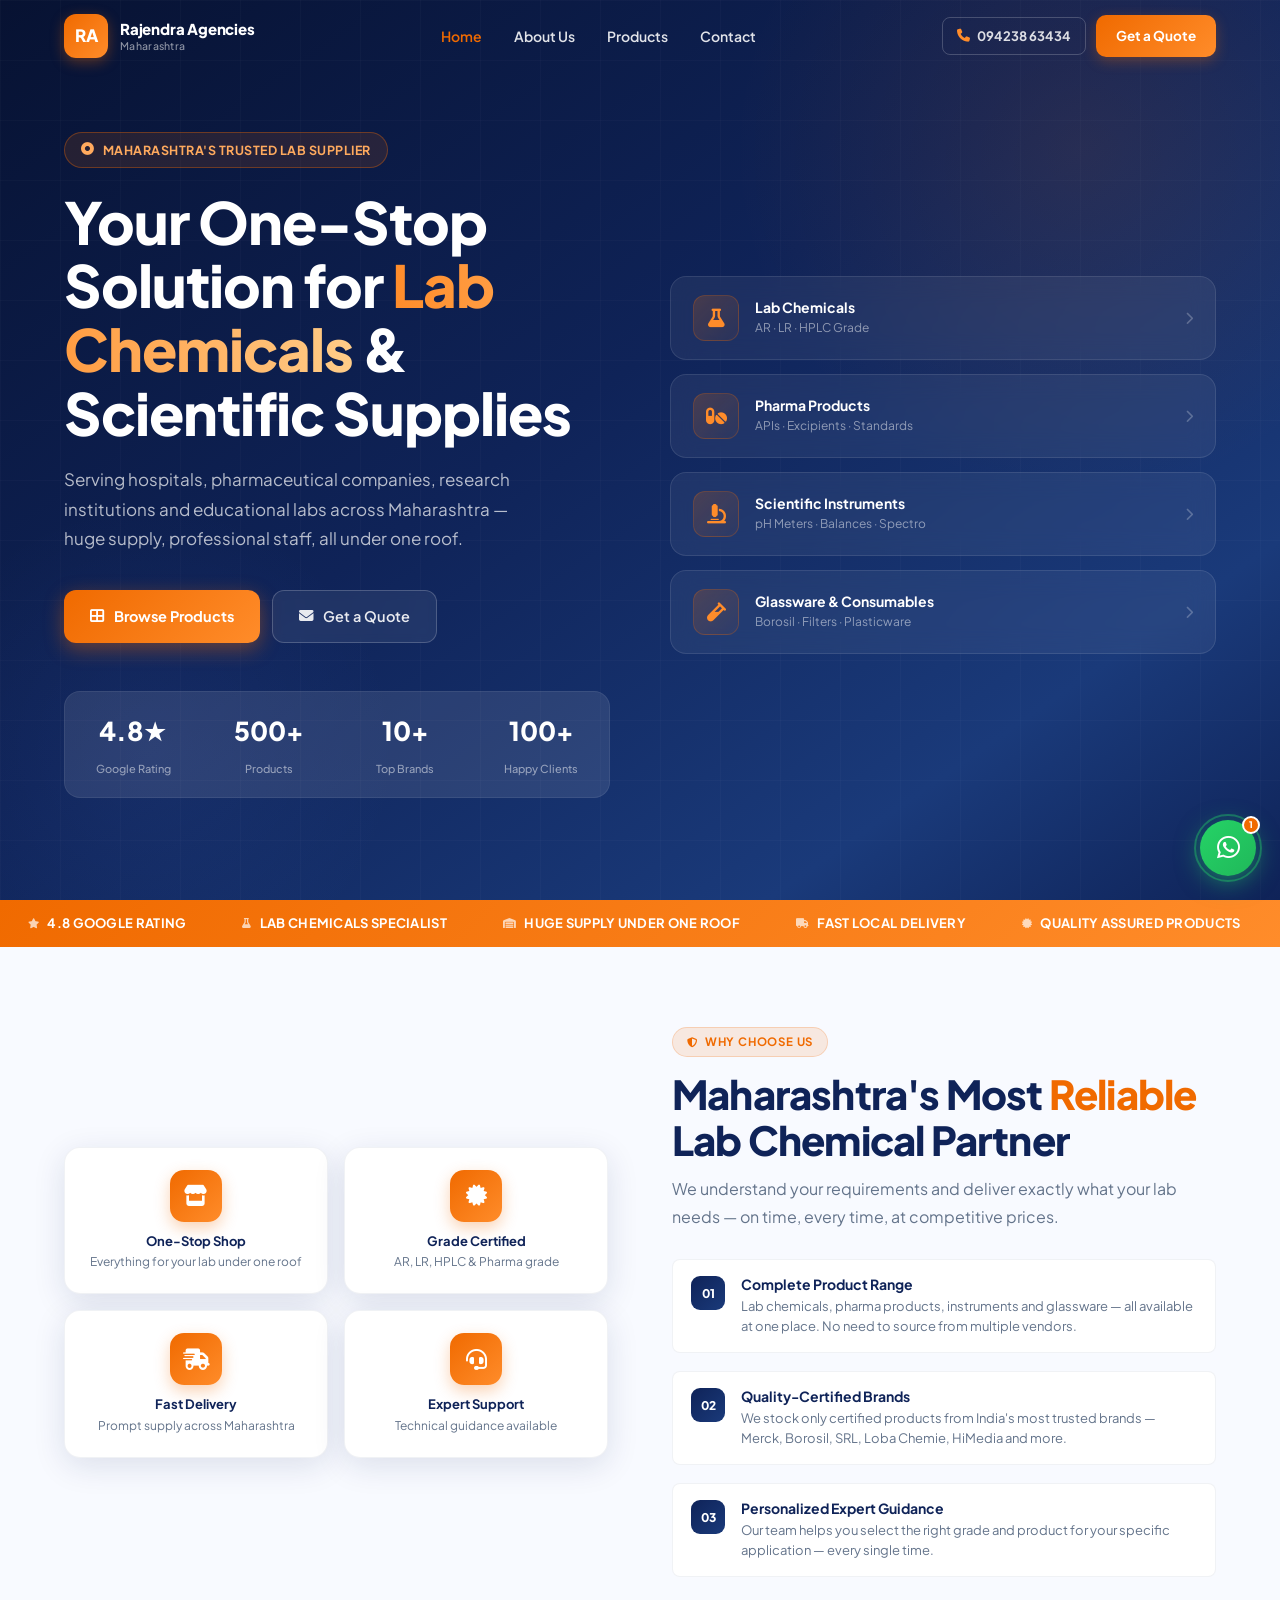
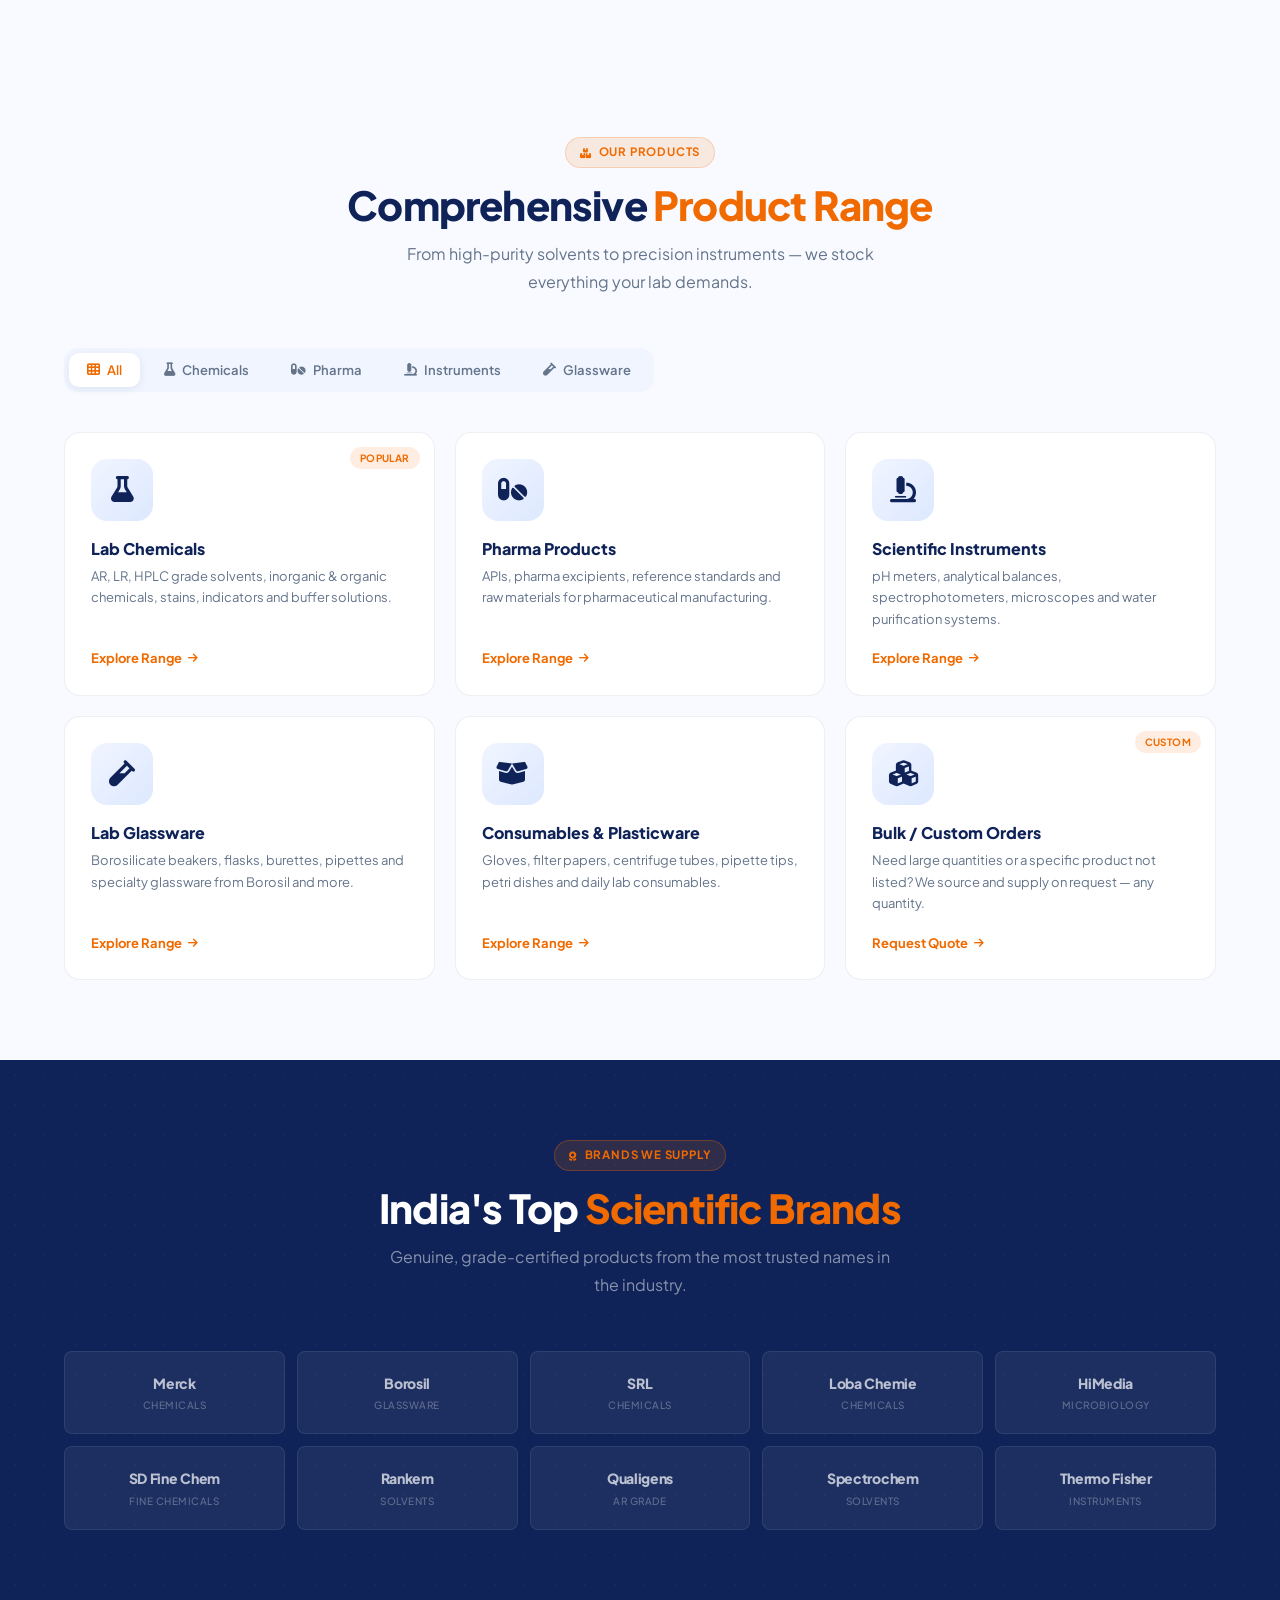
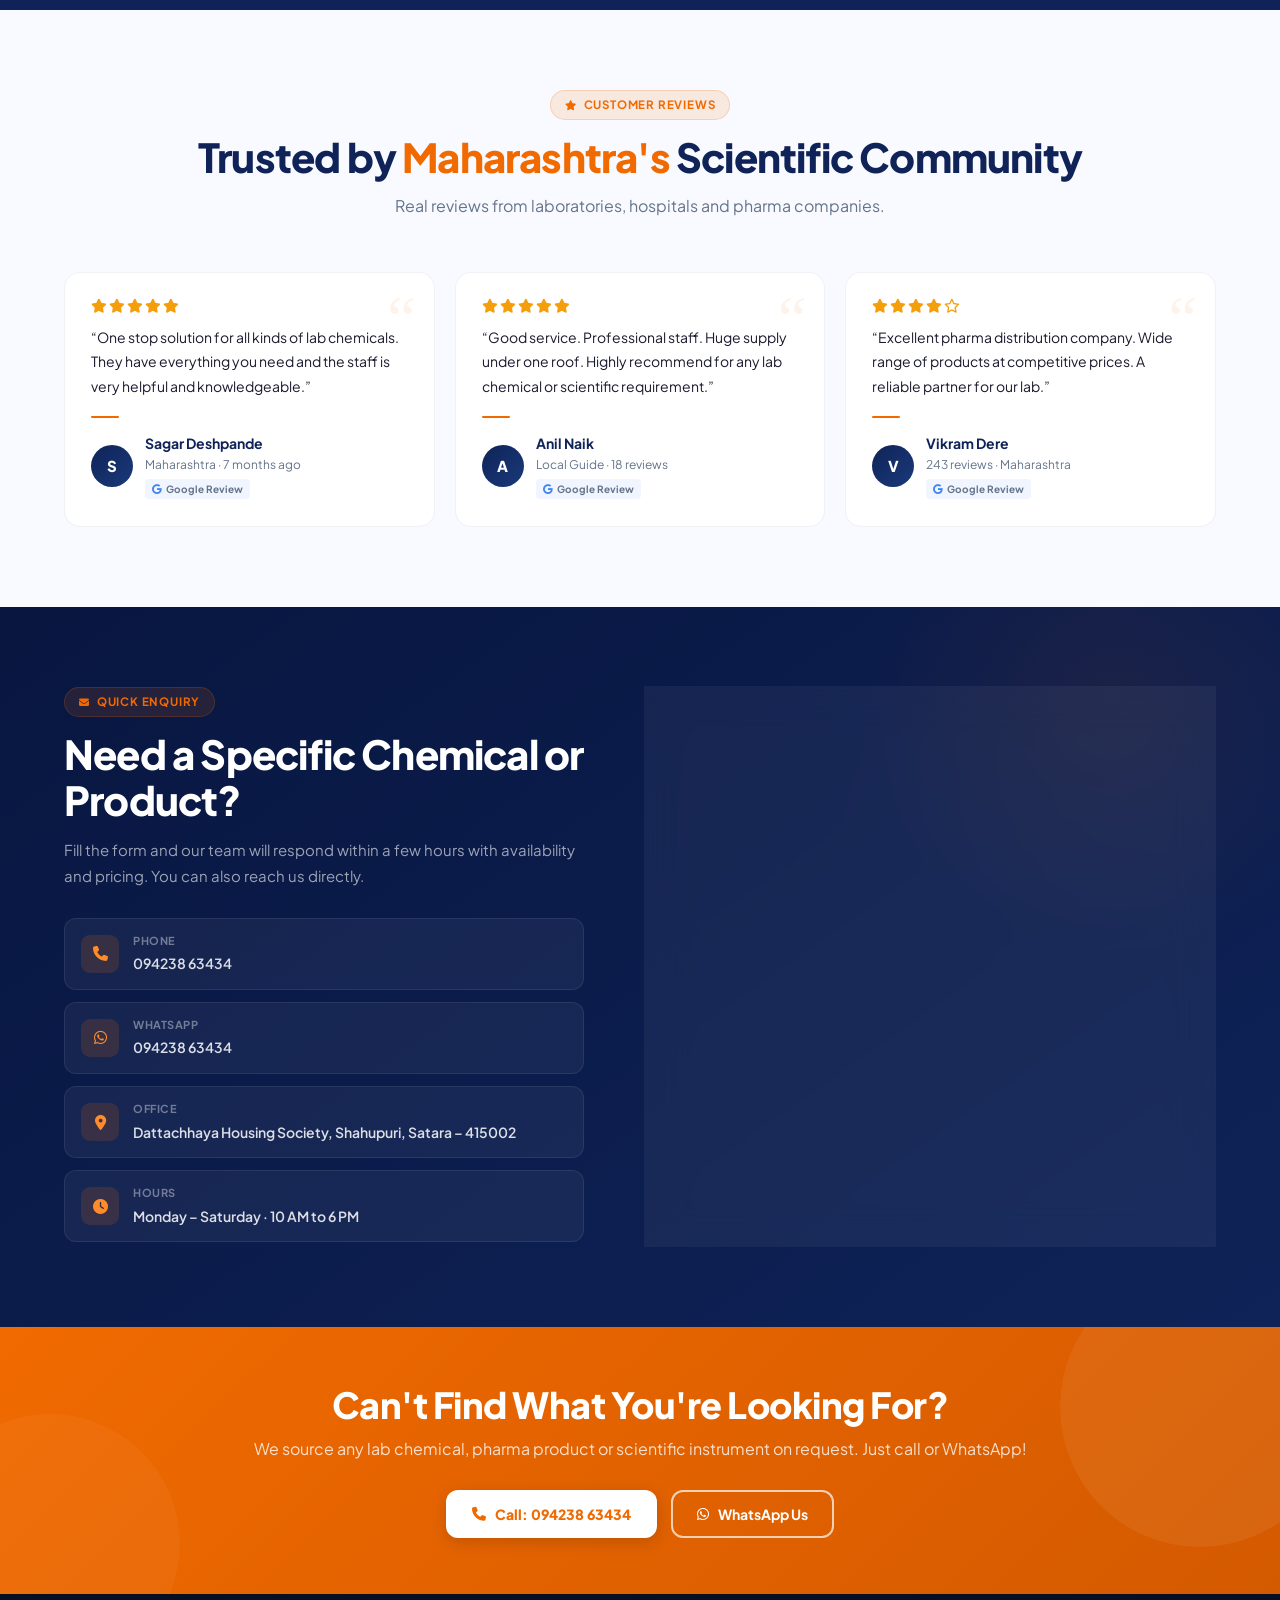
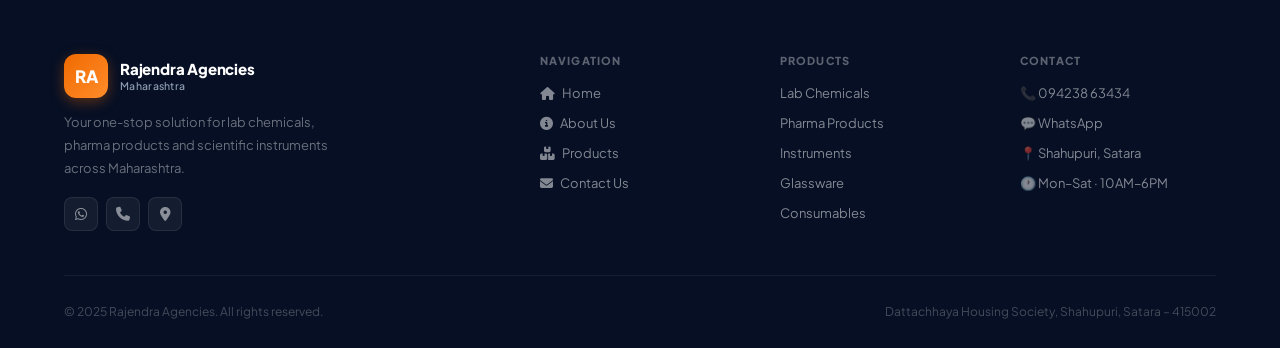
<file: index.html>
<!DOCTYPE html>
<html lang="en">
<head>
  <meta charset="UTF-8">
  <meta name="viewport" content="width=device-width, initial-scale=1.0">
  <title>Rajendra Agencies | Lab Chemicals & Scientific Supplies Maharashtra</title>
  <meta name="description" content="Rajendra Agencies — One-stop supplier for lab chemicals, pharma products & scientific instruments across Maharashtra. Call 094238 63434.">
  <meta name="keywords" content="lab chemicals Maharashtra, chemical distributor, scientific instruments, pharma distributor, Rajendra Agencies">
  <meta property="og:title" content="Rajendra Agencies | Lab Chemicals & Scientific Supplies">
  <meta property="og:description" content="One-stop supplier for lab chemicals, pharma products & scientific instruments across Maharashtra.">
  <meta property="og:type" content="website">
  <link rel="stylesheet" href="css/style.css">
  <link rel="stylesheet" href="https://cdnjs.cloudflare.com/ajax/libs/font-awesome/6.5.0/css/all.min.css">
  <link rel="preconnect" href="https://fonts.googleapis.com">
  <script type="application/ld+json">{"@context":"https://schema.org","@type":"LocalBusiness","name":"Rajendra Agencies","address":{"@type":"PostalAddress","streetAddress":"Dattachhaya Housing Society, Shahupuri","addressLocality":"Satara","addressRegion":"Maharashtra","postalCode":"415002","addressCountry":"IN"},"telephone":"+91-9423863434","openingHours":"Mo-Sa 10:00-18:00"}</script>
</head>
<body>

<!-- NAV -->
<nav class="transparent">
  <div class="nav-inner">
    <div class="logo">
      <div class="logo-mark">RA</div>
      <div class="logo-info">
        <span class="logo-name">Rajendra Agencies</span>
        <span class="logo-tagline">Maharashtra</span>
      </div>
    </div>
    <ul class="nav-links">
      <li><a href="index.html">Home</a></li>
      <li><a href="about.html">About Us</a></li>
      <li><a href="products.html">Products</a></li>
      <li><a href="contact.html">Contact</a></li>
    </ul>
    <div class="nav-right">
      <a href="tel:+919423863434" class="nav-phone"><i class="fas fa-phone"></i> 094238 63434</a>
      <a href="contact.html#enquiry" class="nav-cta">Get a Quote</a>
    </div>
    <div class="hamburger" id="hamburger"><span></span><span></span><span></span></div>
  </div>
</nav>
<div class="mobile-menu" id="mobileMenu">
  <button class="mobile-menu-close" id="menuClose"><i class="fas fa-times"></i></button>
  <a href="index.html">Home</a>
  <a href="about.html">About Us</a>
  <a href="products.html">Products</a>
  <a href="contact.html">Contact</a>
  <a href="contact.html#enquiry" class="nav-cta">Get a Quote</a>
</div>

<main>

<!-- HERO -->
<section class="hero">
  <div class="hero-blob1"></div>
  <div class="hero-blob2"></div>
  <div class="hero-grid-lines"></div>
  <div class="hero-inner">
    <div class="hero-left">
      <div class="hero-eyebrow"><i class="fas fa-circle-dot"></i> Maharashtra's Trusted Lab Supplier</div>
      <h1>Your One-Stop Solution for <span class="highlight">Lab Chemicals</span> &amp; Scientific Supplies</h1>
      <p class="hero-desc">Serving hospitals, pharmaceutical companies, research institutions and educational labs across Maharashtra — huge supply, professional staff, all under one roof.</p>
      <div class="hero-actions">
        <a href="products.html" class="btn-hero-primary"><i class="fas fa-th-large"></i> Browse Products</a>
        <a href="contact.html#enquiry" class="btn-hero-secondary"><i class="fas fa-envelope"></i> Get a Quote</a>
      </div>
      <div class="hero-stats">
        <div class="stat"><span class="stat-num" data-target="4" data-suffix=".8★">0</span><span class="stat-label">Google Rating</span></div>
        <div class="stat"><span class="stat-num" data-target="500" data-suffix="+">0</span><span class="stat-label">Products</span></div>
        <div class="stat"><span class="stat-num" data-target="10" data-suffix="+">0</span><span class="stat-label">Top Brands</span></div>
        <div class="stat"><span class="stat-num" data-target="100" data-suffix="+">0</span><span class="stat-label">Happy Clients</span></div>
      </div>
    </div>
    <div class="hero-right">
      <a href="products.html#chemicals" class="hero-card">
        <div class="hero-card-icon"><i class="fas fa-flask"></i></div>
        <div class="hero-card-info"><h4>Lab Chemicals</h4><p>AR · LR · HPLC Grade</p></div>
        <i class="fas fa-chevron-right hero-card-arrow"></i>
      </a>
      <a href="products.html#pharma" class="hero-card">
        <div class="hero-card-icon"><i class="fas fa-pills"></i></div>
        <div class="hero-card-info"><h4>Pharma Products</h4><p>APIs · Excipients · Standards</p></div>
        <i class="fas fa-chevron-right hero-card-arrow"></i>
      </a>
      <a href="products.html#instruments" class="hero-card">
        <div class="hero-card-icon"><i class="fas fa-microscope"></i></div>
        <div class="hero-card-info"><h4>Scientific Instruments</h4><p>pH Meters · Balances · Spectro</p></div>
        <i class="fas fa-chevron-right hero-card-arrow"></i>
      </a>
      <a href="products.html#glassware" class="hero-card">
        <div class="hero-card-icon"><i class="fas fa-vial"></i></div>
        <div class="hero-card-info"><h4>Glassware &amp; Consumables</h4><p>Borosil · Filters · Plasticware</p></div>
        <i class="fas fa-chevron-right hero-card-arrow"></i>
      </a>
    </div>
  </div>
</section>

<!-- MARQUEE -->
<div class="marquee-strip">
  <div class="marquee-track">
    <span class="marquee-item"><i class="fas fa-star"></i> 4.8 Google Rating</span>
    <span class="marquee-item"><i class="fas fa-flask"></i> Lab Chemicals Specialist</span>
    <span class="marquee-item"><i class="fas fa-warehouse"></i> Huge Supply Under One Roof</span>
    <span class="marquee-item"><i class="fas fa-truck"></i> Fast Local Delivery</span>
    <span class="marquee-item"><i class="fas fa-certificate"></i> Quality Assured Products</span>
    <span class="marquee-item"><i class="fas fa-headset"></i> Expert Guidance</span>
    <span class="marquee-item"><i class="fas fa-pills"></i> Pharma Distribution</span>
    <span class="marquee-item"><i class="fas fa-microscope"></i> Scientific Instruments</span>
  </div>
</div>

<!-- WHY US -->
<section class="section why-us">
  <div class="section-inner">
    <div class="why-grid">
      <div class="why-visual">
        <div class="why-visual-card">
          <div class="why-visual-icon"><i class="fas fa-store"></i></div>
          <h4>One-Stop Shop</h4>
          <p>Everything for your lab under one roof</p>
        </div>
        <div class="why-visual-card">
          <div class="why-visual-icon"><i class="fas fa-certificate"></i></div>
          <h4>Grade Certified</h4>
          <p>AR, LR, HPLC &amp; Pharma grade</p>
        </div>
        <div class="why-visual-card">
          <div class="why-visual-icon"><i class="fas fa-truck-fast"></i></div>
          <h4>Fast Delivery</h4>
          <p>Prompt supply across Maharashtra</p>
        </div>
        <div class="why-visual-card">
          <div class="why-visual-icon"><i class="fas fa-headset"></i></div>
          <h4>Expert Support</h4>
          <p>Technical guidance available</p>
        </div>
      </div>
      <div class="why-content">
        <div class="chip"><i class="fas fa-shield-halved"></i> Why Choose Us</div>
        <h2 class="section-title">Maharashtra's Most <span class="accent">Reliable</span> Lab Chemical Partner</h2>
        <p class="section-sub">We understand your requirements and deliver exactly what your lab needs — on time, every time, at competitive prices.</p>
        <div class="why-list">
          <div class="why-item">
            <div class="why-item-num">01</div>
            <div class="why-item-body"><h4>Complete Product Range</h4><p>Lab chemicals, pharma products, instruments and glassware — all available at one place. No need to source from multiple vendors.</p></div>
          </div>
          <div class="why-item">
            <div class="why-item-num">02</div>
            <div class="why-item-body"><h4>Quality-Certified Brands</h4><p>We stock only certified products from India's most trusted brands — Merck, Borosil, SRL, Loba Chemie, HiMedia and more.</p></div>
          </div>
          <div class="why-item">
            <div class="why-item-num">03</div>
            <div class="why-item-body"><h4>Personalized Expert Guidance</h4><p>Our team helps you select the right grade and product for your specific application — every single time.</p></div>
          </div>
        </div>
      </div>
    </div>
  </div>
</section>

<!-- PRODUCTS WITH WORKING TABS -->
<section class="section products-section" style="background:var(--light2);">
  <div class="section-inner">
    <div class="section-header centered">
      <div class="chip"><i class="fas fa-boxes-stacked"></i> Our Products</div>
      <h2 class="section-title">Comprehensive <span class="accent">Product Range</span></h2>
      <p class="section-sub">From high-purity solvents to precision instruments — we stock everything your lab demands.</p>
    </div>

    <!-- TABS -->
    <div class="products-tabs" id="productTabs">
      <button class="ptab active" data-filter="all"><i class="fas fa-th"></i> All</button>
      <button class="ptab" data-filter="chemicals"><i class="fas fa-flask"></i> Chemicals</button>
      <button class="ptab" data-filter="pharma"><i class="fas fa-pills"></i> Pharma</button>
      <button class="ptab" data-filter="instruments"><i class="fas fa-microscope"></i> Instruments</button>
      <button class="ptab" data-filter="glassware"><i class="fas fa-vial"></i> Glassware</button>
    </div>

    <!-- CARDS with data-cat attribute -->
    <div class="products-grid" id="homeProductGrid">
      <a href="products.html#chemicals" class="product-card" data-cat="chemicals">
        <span class="product-badge">Popular</span>
        <div class="product-icon-wrap"><i class="fas fa-flask"></i></div>
        <h3>Lab Chemicals</h3>
        <p>AR, LR, HPLC grade solvents, inorganic &amp; organic chemicals, stains, indicators and buffer solutions.</p>
        <span class="product-link">Explore Range <i class="fas fa-arrow-right"></i></span>
      </a>
      <a href="products.html#pharma" class="product-card" data-cat="pharma">
        <div class="product-icon-wrap"><i class="fas fa-pills"></i></div>
        <h3>Pharma Products</h3>
        <p>APIs, pharma excipients, reference standards and raw materials for pharmaceutical manufacturing.</p>
        <span class="product-link">Explore Range <i class="fas fa-arrow-right"></i></span>
      </a>
      <a href="products.html#instruments" class="product-card" data-cat="instruments">
        <div class="product-icon-wrap"><i class="fas fa-microscope"></i></div>
        <h3>Scientific Instruments</h3>
        <p>pH meters, analytical balances, spectrophotometers, microscopes and water purification systems.</p>
        <span class="product-link">Explore Range <i class="fas fa-arrow-right"></i></span>
      </a>
      <a href="products.html#glassware" class="product-card" data-cat="glassware">
        <div class="product-icon-wrap"><i class="fas fa-vial"></i></div>
        <h3>Lab Glassware</h3>
        <p>Borosilicate beakers, flasks, burettes, pipettes and specialty glassware from Borosil and more.</p>
        <span class="product-link">Explore Range <i class="fas fa-arrow-right"></i></span>
      </a>
      <a href="products.html#consumables" class="product-card" data-cat="glassware">
        <div class="product-icon-wrap"><i class="fas fa-box-open"></i></div>
        <h3>Consumables &amp; Plasticware</h3>
        <p>Gloves, filter papers, centrifuge tubes, pipette tips, petri dishes and daily lab consumables.</p>
        <span class="product-link">Explore Range <i class="fas fa-arrow-right"></i></span>
      </a>
      <a href="contact.html#enquiry" class="product-card" data-cat="all">
        <span class="product-badge">Custom</span>
        <div class="product-icon-wrap"><i class="fas fa-cubes"></i></div>
        <h3>Bulk / Custom Orders</h3>
        <p>Need large quantities or a specific product not listed? We source and supply on request — any quantity.</p>
        <span class="product-link">Request Quote <i class="fas fa-arrow-right"></i></span>
      </a>
    </div>
  </div>
</section>

<!-- BRANDS -->
<section class="section brands-section">
  <div class="section-inner">
    <div class="section-header centered">
      <div class="chip"><i class="fas fa-award"></i> Brands We Supply</div>
      <h2 class="section-title" style="color:#fff;">India's Top <span class="accent">Scientific Brands</span></h2>
      <p class="section-sub" style="margin:0 auto;color:rgba(255,255,255,0.5);">Genuine, grade-certified products from the most trusted names in the industry.</p>
    </div>
    <div class="brands-grid">
      <div class="brand-card">Merck<span>Chemicals</span></div>
      <div class="brand-card">Borosil<span>Glassware</span></div>
      <div class="brand-card">SRL<span>Chemicals</span></div>
      <div class="brand-card">Loba Chemie<span>Chemicals</span></div>
      <div class="brand-card">HiMedia<span>Microbiology</span></div>
      <div class="brand-card">SD Fine Chem<span>Fine Chemicals</span></div>
      <div class="brand-card">Rankem<span>Solvents</span></div>
      <div class="brand-card">Qualigens<span>AR Grade</span></div>
      <div class="brand-card">Spectrochem<span>Solvents</span></div>
      <div class="brand-card">Thermo Fisher<span>Instruments</span></div>
    </div>
  </div>
</section>

<!-- TESTIMONIALS -->
<section class="section testimonials">
  <div class="section-inner">
    <div class="section-header centered">
      <div class="chip"><i class="fas fa-star"></i> Customer Reviews</div>
      <h2 class="section-title">Trusted by <span class="accent">Maharashtra's</span> Scientific Community</h2>
      <p class="section-sub" style="margin:0 auto;">Real reviews from laboratories, hospitals and pharma companies.</p>
    </div>
    <div class="testi-grid">
      <div class="testi-card">
        <div class="stars"><i class="fas fa-star"></i><i class="fas fa-star"></i><i class="fas fa-star"></i><i class="fas fa-star"></i><i class="fas fa-star"></i></div>
        <p class="testi-text">&ldquo;One stop solution for all kinds of lab chemicals. They have everything you need and the staff is very helpful and knowledgeable.&rdquo;</p>
        <div class="testi-divider"></div>
        <div class="testi-author">
          <div class="avatar">S</div>
          <div class="author-meta">
            <div class="name">Sagar Deshpande</div>
            <div class="role">Maharashtra &middot; 7 months ago</div>
            <div class="google-badge"><i class="fab fa-google" style="color:#4285F4"></i> Google Review</div>
          </div>
        </div>
      </div>
      <div class="testi-card">
        <div class="stars"><i class="fas fa-star"></i><i class="fas fa-star"></i><i class="fas fa-star"></i><i class="fas fa-star"></i><i class="fas fa-star"></i></div>
        <p class="testi-text">&ldquo;Good service. Professional staff. Huge supply under one roof. Highly recommend for any lab chemical or scientific requirement.&rdquo;</p>
        <div class="testi-divider"></div>
        <div class="testi-author">
          <div class="avatar">A</div>
          <div class="author-meta">
            <div class="name">Anil Naik</div>
            <div class="role">Local Guide &middot; 18 reviews</div>
            <div class="google-badge"><i class="fab fa-google" style="color:#4285F4"></i> Google Review</div>
          </div>
        </div>
      </div>
      <div class="testi-card">
        <div class="stars"><i class="fas fa-star"></i><i class="fas fa-star"></i><i class="fas fa-star"></i><i class="fas fa-star"></i><i class="far fa-star"></i></div>
        <p class="testi-text">&ldquo;Excellent pharma distribution company. Wide range of products at competitive prices. A reliable partner for our lab.&rdquo;</p>
        <div class="testi-divider"></div>
        <div class="testi-author">
          <div class="avatar">V</div>
          <div class="author-meta">
            <div class="name">Vikram Dere</div>
            <div class="role">243 reviews &middot; Maharashtra</div>
            <div class="google-badge"><i class="fab fa-google" style="color:#4285F4"></i> Google Review</div>
          </div>
        </div>
      </div>
    </div>
  </div>
</section>

<!-- ENQUIRY -->
<section class="enquiry-section" id="enquiry">
  <div class="enquiry-inner">
    <div class="enquiry-left">
      <div class="chip"><i class="fas fa-envelope"></i> Quick Enquiry</div>
      <h2>Need a Specific Chemical or Product?</h2>
      <p>Fill the form and our team will respond within a few hours with availability and pricing. You can also reach us directly.</p>
      <div class="contact-info-list">
        <div class="contact-info-item"><div class="ci-icon"><i class="fas fa-phone"></i></div><div class="ci-body"><label>Phone</label><span>094238 63434</span></div></div>
        <div class="contact-info-item"><div class="ci-icon"><i class="fab fa-whatsapp"></i></div><div class="ci-body"><label>WhatsApp</label><span>094238 63434</span></div></div>
        <div class="contact-info-item"><div class="ci-icon"><i class="fas fa-map-marker-alt"></i></div><div class="ci-body"><label>Office</label><span>Dattachhaya Housing Society, Shahupuri, Satara – 415002</span></div></div>
        <div class="contact-info-item"><div class="ci-icon"><i class="fas fa-clock"></i></div><div class="ci-body"><label>Hours</label><span>Monday – Saturday · 10 AM to 6 PM</span></div></div>
      </div>
    </div>
    <div class="enquiry-form-card">
      <h3>Send an Enquiry</h3>
      <p>We'll get back to you with pricing and availability within a few hours.</p>
      <form id="enquiryForm" name="enquiry" method="POST" data-netlify="true" netlify-honeypot="bot-field">
        <input type="hidden" name="form-name" value="enquiry">
        <p style="display:none"><input name="bot-field"></p>
        <div class="form-row">
          <div class="form-group"><label>Your Name *</label><input type="text" name="name" placeholder="Full name" required></div>
          <div class="form-group"><label>Phone Number *</label><input type="tel" name="phone" placeholder="Mobile number" required></div>
        </div>
        <div class="form-group"><label>Email Address</label><input type="email" name="email" placeholder="your@email.com"></div>
        <div class="form-group">
          <label>Product Category *</label>
          <select name="product" required>
            <option value="">Select category...</option>
            <option>Lab Chemicals (AR/LR/HPLC)</option>
            <option>Pharma Products / APIs</option>
            <option>Scientific Instruments</option>
            <option>Lab Glassware</option>
            <option>Consumables &amp; Plasticware</option>
            <option>Bulk / Custom Order</option>
            <option>Other</option>
          </select>
        </div>
        <div class="form-group"><label>Product Details / Message</label><textarea name="message" placeholder="e.g., Methanol AR Grade 2.5L — Merck, Qty: 10 bottles"></textarea></div>
        <button type="submit" class="btn-submit"><i class="fas fa-paper-plane"></i> Send Enquiry</button>
      </form>
      <div class="form-success" id="formSuccess">
        <i class="fas fa-check-circle"></i>
        <h4>Enquiry Sent Successfully!</h4>
        <p>Our team will contact you within a few hours with pricing and availability.</p>
      </div>
    </div>
  </div>
</section>

<!-- CTA BAND -->
<div class="cta-band">
  <h2>Can't Find What You're Looking For?</h2>
  <p>We source any lab chemical, pharma product or scientific instrument on request. Just call or WhatsApp!</p>
  <div class="cta-band-btns">
    <a href="tel:+919423863434" class="btn-cta-white"><i class="fas fa-phone"></i> Call: 094238 63434</a>
    <a href="https://wa.me/919423863434?text=Hello%2C+I+need+a+product+quote." class="btn-cta-outline" target="_blank"><i class="fab fa-whatsapp"></i> WhatsApp Us</a>
  </div>
</div>

</main>

<footer>
  <div class="footer-inner">
    <div class="footer-top">
      <div>
        <div class="logo">
          <div class="logo-mark">RA</div>
          <div class="logo-info">
            <span class="logo-name" style="color:#fff;">Rajendra Agencies</span>
            <span class="logo-tagline">Maharashtra</span>
          </div>
        </div>
        <p class="footer-brand-text">Your one-stop solution for lab chemicals, pharma products and scientific instruments across Maharashtra.</p>
        <div class="footer-socials">
          <a href="https://wa.me/919423863434" class="fsocial" target="_blank"><i class="fab fa-whatsapp"></i></a>
          <a href="tel:+919423863434" class="fsocial"><i class="fas fa-phone"></i></a>
          <a href="https://maps.google.com/?q=Dattachhaya+Housing+Society+Shahupuri+Satara" class="fsocial" target="_blank"><i class="fas fa-map-marker-alt"></i></a>
        </div>
      </div>
      <div class="footer-col"><h5>Navigation</h5><ul><li><a href="index.html"><i class="fas fa-home"></i> Home</a></li><li><a href="about.html"><i class="fas fa-info-circle"></i> About Us</a></li><li><a href="products.html"><i class="fas fa-boxes-stacked"></i> Products</a></li><li><a href="contact.html"><i class="fas fa-envelope"></i> Contact Us</a></li></ul></div>
      <div class="footer-col"><h5>Products</h5><ul><li><a href="products.html#chemicals">Lab Chemicals</a></li><li><a href="products.html#pharma">Pharma Products</a></li><li><a href="products.html#instruments">Instruments</a></li><li><a href="products.html#glassware">Glassware</a></li><li><a href="products.html#consumables">Consumables</a></li></ul></div>
      <div class="footer-col"><h5>Contact</h5><ul><li><a href="tel:+919423863434">📞 094238 63434</a></li><li><a href="https://wa.me/919423863434">💬 WhatsApp</a></li><li><a href="#">📍 Shahupuri, Satara</a></li><li><a href="#">🕐 Mon–Sat · 10AM–6PM</a></li></ul></div>
    </div>
    <div class="footer-bottom">
      <p>© 2025 Rajendra Agencies. All rights reserved.</p>
      <p>Dattachhaya Housing Society, Shahupuri, Satara – 415002</p>
    </div>
  </div>
</footer>

<a href="https://wa.me/919423863434?text=Hello%2C+I+need+information+about+your+products." class="wa-float" target="_blank">
  <div class="wa-pulse"></div>
  <div class="wa-badge">1</div>
  <i class="fab fa-whatsapp"></i>
</a>
<script src="js/main.js"></script>
</body></html>
</file>
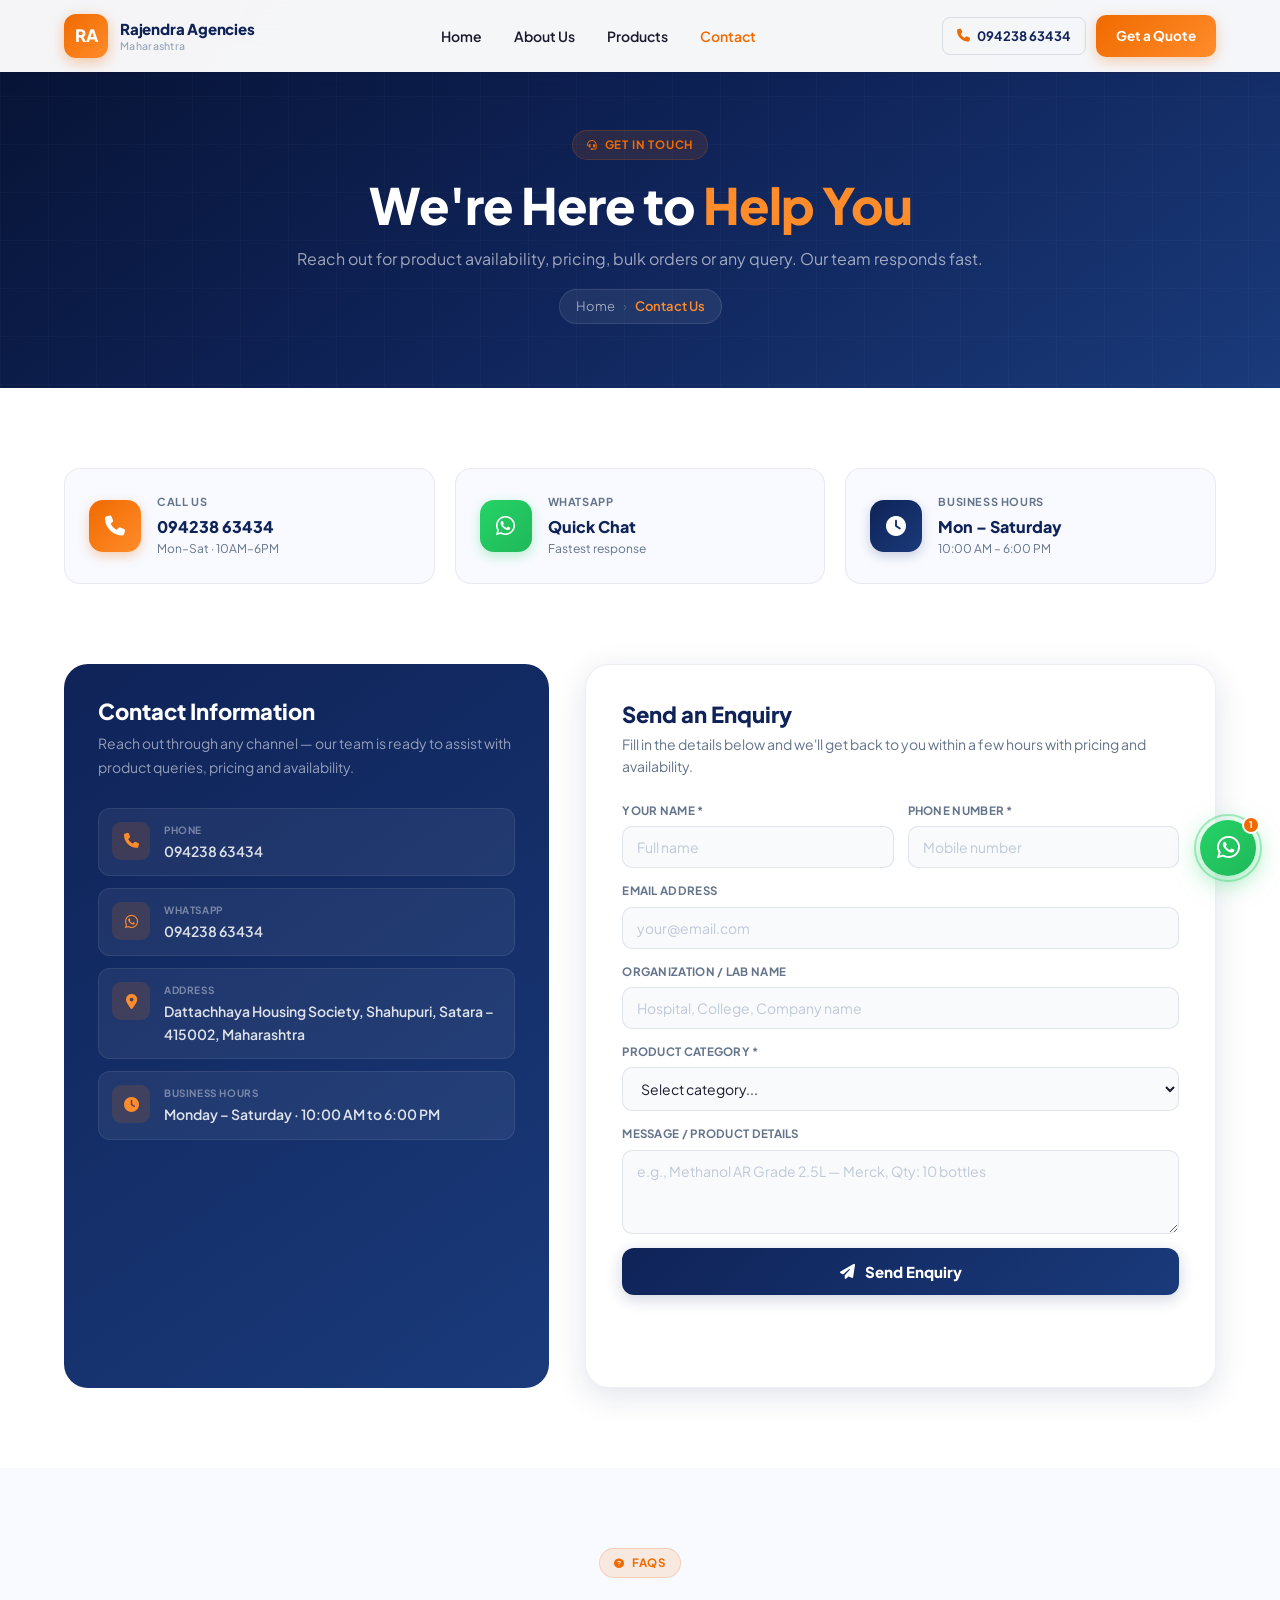
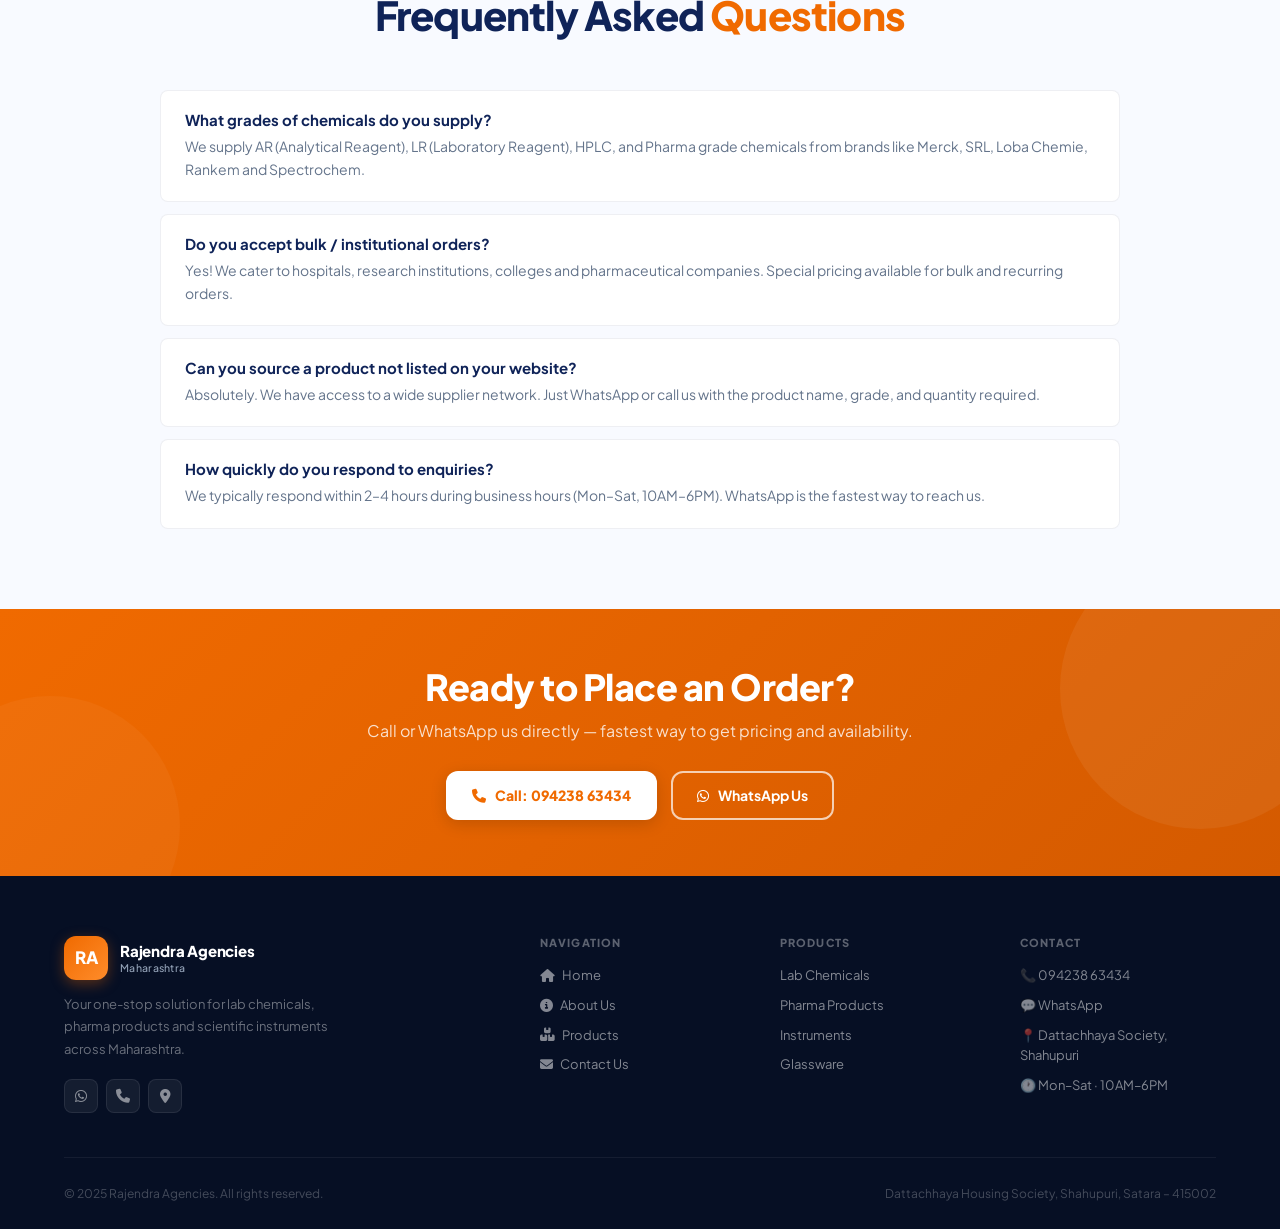
<file: contact.html>
<!DOCTYPE html>
<html lang="en">
<head>
  <meta charset="UTF-8">
  <meta name="viewport" content="width=device-width, initial-scale=1.0">
  <title>Contact Us | Rajendra Agencies — Lab Chemicals & Scientific Supplies</title>
  <meta name="description" content="Contact Rajendra Agencies for lab chemicals, pharma products and scientific instruments. Call 094238 63434 or WhatsApp for quick enquiries.">
  <link rel="stylesheet" href="css/style.css">
  <link rel="stylesheet" href="https://cdnjs.cloudflare.com/ajax/libs/font-awesome/6.5.0/css/all.min.css">
  <link rel="preconnect" href="https://fonts.googleapis.com">
</head>
<body>

<!-- NAV -->
<nav class="scrolled">
  <div class="nav-inner">
    <div class="logo">
      <div class="logo-mark">RA</div>
      <div class="logo-info">
        <span class="logo-name">Rajendra Agencies</span>
        <span class="logo-tagline">Maharashtra</span>
      </div>
    </div>
    <ul class="nav-links">
      <li><a href="index.html">Home</a></li>
      <li><a href="about.html">About Us</a></li>
      <li><a href="products.html">Products</a></li>
      <li><a href="contact.html">Contact</a></li>
    </ul>
    <div class="nav-right">
      <a href="tel:+919423863434" class="nav-phone"><i class="fas fa-phone"></i> 094238 63434</a>
      <a href="#enquiry" class="nav-cta">Get a Quote</a>
    </div>
    <div class="hamburger" id="hamburger"><span></span><span></span><span></span></div>
  </div>
</nav>
<div class="mobile-menu" id="mobileMenu">
  <button class="mobile-menu-close" id="menuClose"><i class="fas fa-times"></i></button>
  <a href="index.html">Home</a>
  <a href="about.html">About Us</a>
  <a href="products.html">Products</a>
  <a href="contact.html">Contact</a>
  <a href="#enquiry" class="nav-cta">Get a Quote</a>
</div>

<main>

<!-- PAGE HERO -->
<div class="page-hero">
  <div class="chip" style="margin-bottom:16px;"><i class="fas fa-headset"></i> Get In Touch</div>
  <h1>We're Here to <span style="color:var(--orange-light);">Help You</span></h1>
  <p>Reach out for product availability, pricing, bulk orders or any query. Our team responds fast.</p>
  <div class="breadcrumb">
    <a href="index.html">Home</a>
    <span class="sep">›</span>
    <span class="cur">Contact Us</span>
  </div>
</div>

<!-- QUICK ACTION CARDS -->
<section class="section" style="background:#fff;padding-bottom:0;">
  <div class="section-inner">
    <div style="display:grid;grid-template-columns:repeat(3,1fr);gap:20px;margin-bottom:0;">
      <a href="tel:+919423863434" style="display:flex;align-items:center;gap:16px;background:var(--light2);border:1.5px solid rgba(15,35,88,0.07);border-radius:var(--radius);padding:24px;transition:var(--transition);text-decoration:none;" onmouseover="this.style.borderColor='var(--orange)';this.style.transform='translateY(-4px)';" onmouseout="this.style.borderColor='rgba(15,35,88,0.07)';this.style.transform='translateY(0)';">
        <div style="width:52px;height:52px;flex-shrink:0;background:linear-gradient(135deg,var(--orange),var(--orange-light));border-radius:14px;display:flex;align-items:center;justify-content:center;box-shadow:0 4px 12px rgba(240,106,0,0.3);">
          <i class="fas fa-phone" style="color:#fff;font-size:20px;"></i>
        </div>
        <div>
          <div style="font-size:11px;font-weight:700;color:var(--gray);text-transform:uppercase;letter-spacing:.6px;margin-bottom:3px;">Call Us</div>
          <div style="font-size:16px;font-weight:800;color:var(--navy);">094238 63434</div>
          <div style="font-size:12px;color:var(--gray);">Mon–Sat · 10AM–6PM</div>
        </div>
      </a>
      <a href="https://wa.me/919423863434?text=Hello%2C+I+have+an+enquiry." target="_blank" style="display:flex;align-items:center;gap:16px;background:var(--light2);border:1.5px solid rgba(15,35,88,0.07);border-radius:var(--radius);padding:24px;transition:var(--transition);text-decoration:none;" onmouseover="this.style.borderColor='#25D366';this.style.transform='translateY(-4px)';" onmouseout="this.style.borderColor='rgba(15,35,88,0.07)';this.style.transform='translateY(0)';">
        <div style="width:52px;height:52px;flex-shrink:0;background:linear-gradient(135deg,#25D366,#20b85a);border-radius:14px;display:flex;align-items:center;justify-content:center;box-shadow:0 4px 12px rgba(37,211,102,0.3);">
          <i class="fab fa-whatsapp" style="color:#fff;font-size:22px;"></i>
        </div>
        <div>
          <div style="font-size:11px;font-weight:700;color:var(--gray);text-transform:uppercase;letter-spacing:.6px;margin-bottom:3px;">WhatsApp</div>
          <div style="font-size:16px;font-weight:800;color:var(--navy);">Quick Chat</div>
          <div style="font-size:12px;color:var(--gray);">Fastest response</div>
        </div>
      </a>
      <div style="display:flex;align-items:center;gap:16px;background:var(--light2);border:1.5px solid rgba(15,35,88,0.07);border-radius:var(--radius);padding:24px;">
        <div style="width:52px;height:52px;flex-shrink:0;background:linear-gradient(135deg,var(--navy),var(--navy-light));border-radius:14px;display:flex;align-items:center;justify-content:center;box-shadow:0 4px 12px rgba(15,35,88,0.2);">
          <i class="fas fa-clock" style="color:#fff;font-size:20px;"></i>
        </div>
        <div>
          <div style="font-size:11px;font-weight:700;color:var(--gray);text-transform:uppercase;letter-spacing:.6px;margin-bottom:3px;">Business Hours</div>
          <div style="font-size:16px;font-weight:800;color:var(--navy);">Mon – Saturday</div>
          <div style="font-size:12px;color:var(--gray);">10:00 AM – 6:00 PM</div>
        </div>
      </div>
    </div>
  </div>
</section>

<!-- MAIN CONTACT SECTION -->
<section class="section" id="enquiry" style="background:#fff;">
  <div class="section-inner">
    <div class="contact-layout">
      <div class="contact-sidebar">
        <h3>Contact Information</h3>
        <p>Reach out through any channel — our team is ready to assist with product queries, pricing and availability.</p>
        <div class="cinfo-block">
          <div class="cinfo-row">
            <div class="cinfo-icon"><i class="fas fa-phone"></i></div>
            <div><label>Phone</label><a href="tel:+919423863434">094238 63434</a></div>
          </div>
          <div class="cinfo-row">
            <div class="cinfo-icon"><i class="fab fa-whatsapp"></i></div>
            <div><label>WhatsApp</label><a href="https://wa.me/919423863434" target="_blank">094238 63434</a></div>
          </div>
          <div class="cinfo-row">
            <div class="cinfo-icon"><i class="fas fa-map-marker-alt"></i></div>
            <div><label>Address</label><span>Dattachhaya Housing Society, Shahupuri, Satara – 415002, Maharashtra</span></div>
          </div>
          <div class="cinfo-row">
            <div class="cinfo-icon"><i class="fas fa-clock"></i></div>
            <div><label>Business Hours</label><span>Monday – Saturday · 10:00 AM to 6:00 PM</span></div>
          </div>
        </div>
        <div class="map-wrap">
          <iframe src="https://www.google.com/maps/embed?pb=!1m18!1m12!1m3!1d3793.0!2d74.0!3d17.68!2m3!1f0!2f0!3f0!3m2!1i1024!2i768!4f13.1!3m3!1m2!1s0x0%3A0x0!2zMTfCsDQwJzQ4LjAiTiA3NMKwMDAnMDAuMCJF!5e0!3m2!1sen!2sin!4v1" allowfullscreen loading="lazy"></iframe>
        </div>
      </div>
      <div class="contact-main">
        <h3>Send an Enquiry</h3>
        <p>Fill in the details below and we'll get back to you within a few hours with pricing and availability.</p>
        <form id="contactForm" name="contact" method="POST" data-netlify="true" netlify-honeypot="bot-field">
          <input type="hidden" name="form-name" value="contact">
          <p style="display:none"><input name="bot-field"></p>
          <div class="form-row">
            <div class="form-group"><label>Your Name *</label><input type="text" name="name" placeholder="Full name" required></div>
            <div class="form-group"><label>Phone Number *</label><input type="tel" name="phone" placeholder="Mobile number" required></div>
          </div>
          <div class="form-group"><label>Email Address</label><input type="email" name="email" placeholder="your@email.com"></div>
          <div class="form-group">
            <label>Organization / Lab Name</label>
            <input type="text" name="organization" placeholder="Hospital, College, Company name">
          </div>
          <div class="form-group">
            <label>Product Category *</label>
            <select name="product" required>
              <option value="">Select category...</option>
              <option>Lab Chemicals (AR/LR/HPLC)</option>
              <option>Pharma Products / APIs</option>
              <option>Scientific Instruments</option>
              <option>Lab Glassware</option>
              <option>Consumables & Plasticware</option>
              <option>Bulk / Custom Order</option>
              <option>Other</option>
            </select>
          </div>
          <div class="form-group"><label>Message / Product Details</label><textarea name="message" placeholder="e.g., Methanol AR Grade 2.5L — Merck, Qty: 10 bottles"></textarea></div>
          <button type="submit" class="btn-submit-dark"><i class="fas fa-paper-plane"></i> Send Enquiry</button>
        </form>
        <div class="form-success" id="contactSuccess" style="display:none;text-align:center;padding:32px 20px;">
          <i class="fas fa-check-circle" style="font-size:40px;color:#4ade80;display:block;margin-bottom:12px;"></i>
          <h4 style="font-size:18px;font-weight:800;color:var(--navy);margin-bottom:6px;">Enquiry Sent!</h4>
          <p style="font-size:13px;color:var(--gray);">Our team will contact you within a few hours.</p>
        </div>
      </div>
    </div>
  </div>
</section>

<!-- FAQ -->
<section class="section" style="background:var(--light2);">
  <div class="section-inner narrow">
    <div class="section-header centered">
      <div class="chip"><i class="fas fa-circle-question"></i> FAQs</div>
      <h2 class="section-title">Frequently Asked <span class="accent">Questions</span></h2>
    </div>
    <div style="display:flex;flex-direction:column;gap:12px;">
      <div style="background:#fff;border-radius:var(--radius-sm);padding:20px 24px;border:1.5px solid rgba(15,35,88,0.07);">
        <h4 style="font-size:15px;font-weight:700;color:var(--navy);margin-bottom:6px;">What grades of chemicals do you supply?</h4>
        <p style="font-size:14px;color:var(--gray);line-height:1.65;">We supply AR (Analytical Reagent), LR (Laboratory Reagent), HPLC, and Pharma grade chemicals from brands like Merck, SRL, Loba Chemie, Rankem and Spectrochem.</p>
      </div>
      <div style="background:#fff;border-radius:var(--radius-sm);padding:20px 24px;border:1.5px solid rgba(15,35,88,0.07);">
        <h4 style="font-size:15px;font-weight:700;color:var(--navy);margin-bottom:6px;">Do you accept bulk / institutional orders?</h4>
        <p style="font-size:14px;color:var(--gray);line-height:1.65;">Yes! We cater to hospitals, research institutions, colleges and pharmaceutical companies. Special pricing available for bulk and recurring orders.</p>
      </div>
      <div style="background:#fff;border-radius:var(--radius-sm);padding:20px 24px;border:1.5px solid rgba(15,35,88,0.07);">
        <h4 style="font-size:15px;font-weight:700;color:var(--navy);margin-bottom:6px;">Can you source a product not listed on your website?</h4>
        <p style="font-size:14px;color:var(--gray);line-height:1.65;">Absolutely. We have access to a wide supplier network. Just WhatsApp or call us with the product name, grade, and quantity required.</p>
      </div>
      <div style="background:#fff;border-radius:var(--radius-sm);padding:20px 24px;border:1.5px solid rgba(15,35,88,0.07);">
        <h4 style="font-size:15px;font-weight:700;color:var(--navy);margin-bottom:6px;">How quickly do you respond to enquiries?</h4>
        <p style="font-size:14px;color:var(--gray);line-height:1.65;">We typically respond within 2–4 hours during business hours (Mon–Sat, 10AM–6PM). WhatsApp is the fastest way to reach us.</p>
      </div>
    </div>
  </div>
</section>

<!-- CTA -->
<div class="cta-band">
  <h2>Ready to Place an Order?</h2>
  <p>Call or WhatsApp us directly — fastest way to get pricing and availability.</p>
  <div class="cta-band-btns">
    <a href="tel:+919423863434" class="btn-cta-white"><i class="fas fa-phone"></i> Call: 094238 63434</a>
    <a href="https://wa.me/919423863434?text=Hello%2C+I+need+a+quote." class="btn-cta-outline" target="_blank"><i class="fab fa-whatsapp"></i> WhatsApp Us</a>
  </div>
</div>

</main>

<footer>
  <div class="footer-inner">
    <div class="footer-top">
      <div>
        <div class="logo">
          <div class="logo-mark">RA</div>
          <div class="logo-info">
            <span class="logo-name" style="color:#fff;">Rajendra Agencies</span>
            <span class="logo-tagline">Maharashtra</span>
          </div>
        </div>
        <p class="footer-brand-text">Your one-stop solution for lab chemicals, pharma products and scientific instruments across Maharashtra.</p>
        <div class="footer-socials">
          <a href="https://wa.me/919423863434" class="fsocial" target="_blank"><i class="fab fa-whatsapp"></i></a>
          <a href="tel:+919423863434" class="fsocial"><i class="fas fa-phone"></i></a>
          <a href="https://maps.google.com/?q=Dattachhaya+Housing+Society+Shahupuri+Satara" class="fsocial" target="_blank"><i class="fas fa-map-marker-alt"></i></a>
        </div>
      </div>
      <div class="footer-col"><h5>Navigation</h5><ul><li><a href="index.html"><i class="fas fa-home"></i> Home</a></li><li><a href="about.html"><i class="fas fa-info-circle"></i> About Us</a></li><li><a href="products.html"><i class="fas fa-boxes-stacked"></i> Products</a></li><li><a href="contact.html"><i class="fas fa-envelope"></i> Contact Us</a></li></ul></div>
      <div class="footer-col"><h5>Products</h5><ul><li><a href="products.html#chemicals">Lab Chemicals</a></li><li><a href="products.html#pharma">Pharma Products</a></li><li><a href="products.html#instruments">Instruments</a></li><li><a href="products.html#glassware">Glassware</a></li></ul></div>
      <div class="footer-col"><h5>Contact</h5><ul><li><a href="tel:+919423863434">📞 094238 63434</a></li><li><a href="https://wa.me/919423863434">💬 WhatsApp</a></li><li><a href="#">📍 Dattachhaya Society, Shahupuri</a></li><li><a href="#">🕐 Mon–Sat · 10AM–6PM</a></li></ul></div>
    </div>
    <div class="footer-bottom">
      <p>© 2025 Rajendra Agencies. All rights reserved.</p>
      <p>Dattachhaya Housing Society, Shahupuri, Satara – 415002</p>
    </div>
  </div>
</footer>
<a href="https://wa.me/919423863434?text=Hello%2C+I+need+information+about+your+products." class="wa-float" target="_blank"><div class="wa-pulse"></div><div class="wa-badge">1</div><i class="fab fa-whatsapp"></i></a>
<script src="js/main.js"></script>
</body></html>
</file>
<file: css/style.css>
@import url('https://fonts.googleapis.com/css2?family=Plus+Jakarta+Sans:wght@300;400;500;600;700;800&display=swap');

:root{
  --navy:#0f2358;
  --navy-light:#1a3a7a;
  --navy-dark:#081640;
  --orange:#f06a00;
  --orange-light:#ff8c2a;
  --orange-glow:rgba(240,106,0,0.12);
  --light:#f0f5ff;
  --light2:#f8faff;
  --text:#1a1a2e;
  --gray:#64748b;
  --gray-light:#94a3b8;
  --white:#ffffff;
  --shadow-sm:0 2px 8px rgba(15,35,88,0.08);
  --shadow:0 8px 32px rgba(15,35,88,0.12);
  --shadow-lg:0 20px 60px rgba(15,35,88,0.18);
  --radius-sm:8px;
  --radius:16px;
  --radius-lg:24px;
  --transition:.3s cubic-bezier(.4,0,.2,1);
}

*{margin:0;padding:0;box-sizing:border-box;}
html{scroll-behavior:smooth;scrollbar-width:thin;scrollbar-color:var(--orange) var(--light);}
body{font-family:'Plus Jakarta Sans',sans-serif;color:var(--text);background:#fff;overflow-x:hidden;line-height:1.6;}
h1,h2,h3,h4,h5{font-family:'Plus Jakarta Sans',sans-serif;line-height:1.2;}
a{text-decoration:none;color:inherit;}
img{max-width:100%;display:block;}
::-webkit-scrollbar{width:5px;}
::-webkit-scrollbar-track{background:var(--light);}
::-webkit-scrollbar-thumb{background:var(--orange);border-radius:10px;}

/* ═══ NAVBAR ═══ */
nav{
  position:fixed;top:0;left:0;width:100%;z-index:1000;
  padding:0 5%;
  transition:background .35s ease,box-shadow .35s ease;
}
nav.scrolled{
  background:rgba(255,255,255,0.96);
  backdrop-filter:blur(20px);
  -webkit-backdrop-filter:blur(20px);
  box-shadow:0 1px 0 rgba(0,0,0,0.06),0 4px 24px rgba(15,35,88,0.08);
}
nav.transparent{background:transparent;}
.nav-inner{display:flex;align-items:center;justify-content:space-between;height:72px;}

/* Logo */
.logo{display:flex;align-items:center;gap:12px;flex-shrink:0;}
.logo-mark{
  width:44px;height:44px;
  background:linear-gradient(135deg,var(--orange),var(--orange-light));
  border-radius:12px;
  display:flex;align-items:center;justify-content:center;
  font-weight:800;font-size:17px;color:#fff;
  box-shadow:0 4px 14px rgba(240,106,0,0.35);
  flex-shrink:0;
}
.logo-info{display:flex;flex-direction:column;line-height:1.25;}
.logo-name{font-weight:800;font-size:15px;color:var(--navy);letter-spacing:-.2px;transition:color .3s;}
.logo-tagline{font-size:10.5px;color:var(--gray-light);font-weight:500;letter-spacing:.3px;}
nav.transparent .logo-name{color:#fff;}
nav.transparent .logo-tagline{color:rgba(255,255,255,0.55);}

/* Nav links — always visible when scrolled */
.nav-links{display:flex;gap:4px;list-style:none;}
.nav-links a{
  font-size:14px;font-weight:600;
  padding:8px 14px;border-radius:8px;
  transition:var(--transition);
  white-space:nowrap;
}
nav.scrolled .nav-links a{color:var(--text);}
nav.scrolled .nav-links a:hover{background:var(--light);color:var(--orange);}
nav.transparent .nav-links a{color:rgba(255,255,255,0.88);}
nav.transparent .nav-links a:hover{background:rgba(255,255,255,0.12);color:#fff;}

.nav-right{display:flex;align-items:center;gap:10px;flex-shrink:0;}
.nav-phone{
  display:flex;align-items:center;gap:7px;
  font-size:13px;font-weight:700;
  padding:8px 14px;
  border-radius:8px;
  border:1.5px solid rgba(15,35,88,0.12);
  transition:var(--transition);
  white-space:nowrap;
}
nav.scrolled .nav-phone{color:var(--navy);border-color:rgba(15,35,88,0.12);}
nav.scrolled .nav-phone:hover{background:var(--light);border-color:var(--orange);color:var(--orange);}
nav.scrolled .nav-phone i{color:var(--orange);}
nav.transparent .nav-phone{color:rgba(255,255,255,0.85);border-color:rgba(255,255,255,0.2);}
nav.transparent .nav-phone i{color:var(--orange-light);}
nav.transparent .nav-phone:hover{background:rgba(255,255,255,0.1);}

.nav-cta{
  background:linear-gradient(135deg,var(--orange),var(--orange-light));
  color:#fff!important;padding:10px 20px;border-radius:10px;
  font-weight:700;font-size:13.5px;
  box-shadow:0 4px 14px rgba(240,106,0,0.3);
  transition:var(--transition);
  white-space:nowrap;
}
.nav-cta:hover{transform:translateY(-2px);box-shadow:0 8px 20px rgba(240,106,0,0.4);background:linear-gradient(135deg,var(--orange),var(--orange-light))!important;}

.hamburger{display:none;flex-direction:column;gap:5px;cursor:pointer;padding:6px;z-index:10;}
.hamburger span{display:block;width:22px;height:2px;border-radius:2px;transition:var(--transition);}
nav.scrolled .hamburger span{background:var(--navy);}
nav.transparent .hamburger span{background:#fff;}

/* Mobile full-screen menu */
.mobile-menu{
  display:none;
  position:fixed;inset:0;
  background:rgba(8,22,64,0.98);
  backdrop-filter:blur(20px);
  z-index:9999;
  flex-direction:column;
  align-items:center;
  justify-content:center;
  gap:6px;
}
.mobile-menu.open{display:flex;}
.mobile-menu-close{
  position:absolute;top:22px;right:22px;
  width:44px;height:44px;
  background:rgba(255,255,255,0.1);
  border-radius:50%;border:none;cursor:pointer;
  display:flex;align-items:center;justify-content:center;
  color:#fff;font-size:20px;
}
.mobile-menu a{
  font-size:22px;font-weight:700;color:rgba(255,255,255,0.85);
  padding:12px 32px;border-radius:12px;
  transition:var(--transition);width:280px;text-align:center;
}
.mobile-menu a:hover{background:rgba(255,255,255,0.08);color:#fff;}
.mobile-menu .nav-cta{
  font-size:16px;margin-top:14px;
  padding:14px 36px;display:inline-block;
  border-radius:12px;
}

/* ═══ HERO ═══ */
.hero{
  min-height:100vh;
  background:linear-gradient(145deg,#071232 0%,#0f2358 45%,#1a3a7a 80%,#0f2358 100%);
  display:flex;align-items:center;
  padding:90px 5% 60px;
  position:relative;overflow:hidden;
}
.hero-blob1{
  position:absolute;width:700px;height:700px;border-radius:50%;
  background:radial-gradient(circle,rgba(240,106,0,0.1) 0%,transparent 70%);
  top:-200px;right:-150px;
  animation:blobFloat 8s ease-in-out infinite alternate;
  pointer-events:none;
}
.hero-blob2{
  position:absolute;width:500px;height:500px;border-radius:50%;
  background:radial-gradient(circle,rgba(100,150,255,0.07) 0%,transparent 70%);
  bottom:-100px;left:-100px;
  animation:blobFloat 10s ease-in-out infinite alternate-reverse;
  pointer-events:none;
}
.hero-grid-lines{
  position:absolute;inset:0;
  background-image:linear-gradient(rgba(255,255,255,0.02) 1px,transparent 1px),linear-gradient(90deg,rgba(255,255,255,0.02) 1px,transparent 1px);
  background-size:60px 60px;
  pointer-events:none;
}
@keyframes blobFloat{
  0%{transform:translate(0,0) scale(1);}
  100%{transform:translate(40px,-40px) scale(1.1);}
}
.hero-inner{
  max-width:1200px;margin:0 auto;width:100%;
  display:grid;grid-template-columns:1fr 1fr;
  gap:60px;align-items:center;
  position:relative;z-index:1;
}
.hero-eyebrow{
  display:inline-flex;align-items:center;gap:8px;
  background:rgba(240,106,0,0.12);
  border:1px solid rgba(240,106,0,0.35);
  color:#ffaa5e;
  padding:7px 16px;border-radius:50px;
  font-size:12.5px;font-weight:700;
  letter-spacing:.5px;text-transform:uppercase;
  margin-bottom:22px;
}
.hero h1{
  font-size:clamp(34px,5vw,58px);color:#fff;
  font-weight:800;line-height:1.1;
  letter-spacing:-1px;margin-bottom:20px;
}
.hero h1 .highlight{
  background:linear-gradient(90deg,var(--orange-light),#ffcc88);
  -webkit-background-clip:text;
  -webkit-text-fill-color:transparent;
  background-clip:text;
}
.hero-desc{font-size:clamp(15px,1.8vw,17px);color:rgba(255,255,255,0.7);line-height:1.75;margin-bottom:36px;max-width:480px;}
.hero-actions{display:flex;gap:12px;flex-wrap:wrap;margin-bottom:48px;}
.btn-hero-primary{
  background:linear-gradient(135deg,var(--orange),var(--orange-light));
  color:#fff;padding:14px 26px;
  border-radius:12px;font-weight:700;font-size:14.5px;
  display:inline-flex;align-items:center;gap:9px;
  box-shadow:0 6px 20px rgba(240,106,0,0.4);
  transition:var(--transition);
}
.btn-hero-primary:hover{transform:translateY(-3px);box-shadow:0 12px 28px rgba(240,106,0,0.5);}
.btn-hero-secondary{
  background:rgba(255,255,255,0.07);
  border:1.5px solid rgba(255,255,255,0.2);
  color:rgba(255,255,255,0.9);
  padding:14px 26px;border-radius:12px;
  font-weight:600;font-size:14.5px;
  display:inline-flex;align-items:center;gap:9px;
  transition:var(--transition);
  backdrop-filter:blur(4px);
}
.btn-hero-secondary:hover{background:rgba(255,255,255,0.12);transform:translateY(-2px);}
.hero-stats{
  display:grid;grid-template-columns:repeat(4,1fr);
  background:rgba(255,255,255,0.07);
  border-radius:16px;overflow:hidden;
  border:1px solid rgba(255,255,255,0.1);
}
.stat{padding:18px 12px;background:rgba(255,255,255,0.03);text-align:center;transition:var(--transition);}
.stat:hover{background:rgba(240,106,0,0.1);}
.stat-num{font-size:26px;font-weight:800;color:#fff;display:block;margin-bottom:2px;}
.stat-label{font-size:11px;color:rgba(255,255,255,0.5);font-weight:500;}

/* Hero right cards */
.hero-right{display:flex;flex-direction:column;gap:14px;}
.hero-card{
  background:rgba(255,255,255,0.06);
  backdrop-filter:blur(12px);
  border:1px solid rgba(255,255,255,0.1);
  border-radius:var(--radius);
  padding:18px 22px;
  display:flex;align-items:center;gap:16px;
  transition:var(--transition);
  animation:slideInRight .6s ease forwards;opacity:0;
}
.hero-card:nth-child(1){animation-delay:.2s;}
.hero-card:nth-child(2){animation-delay:.4s;}
.hero-card:nth-child(3){animation-delay:.6s;}
.hero-card:nth-child(4){animation-delay:.8s;}
.hero-card:hover{background:rgba(255,255,255,0.1);border-color:rgba(240,106,0,0.3);transform:translateX(-5px);}
@keyframes slideInRight{from{opacity:0;transform:translateX(30px);}to{opacity:1;transform:translateX(0);}}
.hero-card-icon{
  width:46px;height:46px;flex-shrink:0;
  background:linear-gradient(135deg,rgba(240,106,0,0.2),rgba(240,106,0,0.05));
  border:1px solid rgba(240,106,0,0.25);
  border-radius:12px;
  display:flex;align-items:center;justify-content:center;
}
.hero-card-icon i{color:var(--orange-light);font-size:19px;}
.hero-card-info{flex:1;}
.hero-card-info h4{font-size:14px;font-weight:700;color:#fff;margin-bottom:3px;}
.hero-card-info p{font-size:12px;color:rgba(255,255,255,0.5);}
.hero-card-arrow{color:rgba(255,255,255,0.25);font-size:13px;transition:var(--transition);}
.hero-card:hover .hero-card-arrow{color:var(--orange-light);transform:translateX(4px);}

/* ═══ MARQUEE ═══ */
.marquee-strip{background:linear-gradient(135deg,var(--orange),var(--orange-light));padding:13px 0;overflow:hidden;}
.marquee-track{display:flex;animation:marquee 28s linear infinite;white-space:nowrap;}
.marquee-item{display:inline-flex;align-items:center;gap:8px;padding:0 28px;color:#fff;font-size:13px;font-weight:700;letter-spacing:.3px;text-transform:uppercase;flex-shrink:0;}
.marquee-item i{font-size:10px;opacity:.7;}
@keyframes marquee{from{transform:translateX(0);}to{transform:translateX(-50%);}}

/* ═══ SECTION BASE ═══ */
.section{padding:80px 5%;}
.section-inner{max-width:1200px;margin:0 auto;}
.section-inner.narrow{max-width:960px;}
.section-header{margin-bottom:52px;}
.section-header.centered{text-align:center;}
.section-header.centered .section-sub{margin:0 auto;}
.chip{
  display:inline-flex;align-items:center;gap:7px;
  background:var(--orange-glow);
  border:1px solid rgba(240,106,0,0.2);
  color:var(--orange);font-size:11.5px;font-weight:700;
  letter-spacing:.8px;text-transform:uppercase;
  padding:5px 14px;border-radius:50px;
  margin-bottom:14px;
}
.chip i{font-size:10px;}
.section-title{font-size:clamp(26px,3.5vw,40px);color:var(--navy);font-weight:800;letter-spacing:-.8px;margin-bottom:12px;line-height:1.15;}
.section-title .accent{color:var(--orange);}
.section-sub{font-size:16px;color:var(--gray);max-width:520px;line-height:1.75;}

/* ═══ WHY US ═══ */
.why-us{background:var(--light2);}
.why-grid{display:grid;grid-template-columns:1fr 1fr;gap:64px;align-items:center;}
.why-visual{display:grid;grid-template-columns:1fr 1fr;gap:16px;}
.why-visual-card{
  background:#fff;border-radius:var(--radius);padding:22px 18px;
  box-shadow:var(--shadow);text-align:center;
  border:1px solid rgba(15,35,88,0.06);transition:var(--transition);
}
.why-visual-card:nth-child(2){transform:translateY(20px);}
.why-visual-card:nth-child(3){transform:translateY(-10px);}
.why-visual-card:nth-child(4){transform:translateY(10px);}
.why-visual-card:hover{transform:translateY(-5px)!important;box-shadow:var(--shadow-lg);}
.why-visual-icon{
  width:52px;height:52px;margin:0 auto 12px;
  background:linear-gradient(135deg,var(--orange),var(--orange-light));
  border-radius:14px;display:flex;align-items:center;justify-content:center;
  box-shadow:0 6px 16px rgba(240,106,0,0.3);
}
.why-visual-icon i{color:#fff;font-size:21px;}
.why-visual-card h4{font-size:13px;font-weight:700;color:var(--navy);margin-bottom:4px;}
.why-visual-card p{font-size:12px;color:var(--gray);line-height:1.5;}
.why-list{display:flex;flex-direction:column;gap:18px;margin-top:28px;}
.why-item{
  display:flex;gap:16px;padding:16px 18px;
  background:#fff;border-radius:var(--radius-sm);
  border:1px solid rgba(15,35,88,0.06);transition:var(--transition);
}
.why-item:hover{border-color:var(--orange);box-shadow:var(--shadow-sm);}
.why-item-num{
  width:34px;height:34px;flex-shrink:0;
  background:linear-gradient(135deg,var(--navy),var(--navy-light));
  border-radius:9px;display:flex;align-items:center;justify-content:center;
  color:#fff;font-size:12px;font-weight:800;
}
.why-item-body h4{font-size:14px;font-weight:700;color:var(--navy);margin-bottom:3px;}
.why-item-body p{font-size:13px;color:var(--gray);line-height:1.55;}

/* ═══ PRODUCTS ═══ */
.products-section{background:#fff;}
.products-tabs{
  display:inline-flex;gap:6px;flex-wrap:wrap;
  background:var(--light);padding:5px;
  border-radius:14px;margin-bottom:40px;
}
.ptab{
  padding:9px 18px;border-radius:10px;
  font-size:13px;font-weight:600;
  color:var(--gray);cursor:pointer;
  border:none;background:transparent;
  transition:var(--transition);
  display:flex;align-items:center;gap:7px;
  font-family:'Plus Jakarta Sans',sans-serif;
}
.ptab.active,.ptab:hover{background:#fff;color:var(--orange);box-shadow:var(--shadow-sm);}
.products-grid{display:grid;grid-template-columns:repeat(3,1fr);gap:20px;}
.product-card{
  background:#fff;border-radius:var(--radius);padding:26px;
  border:1.5px solid rgba(15,35,88,0.07);
  transition:var(--transition);cursor:pointer;
  position:relative;overflow:hidden;
  display:flex;flex-direction:column;
}
.product-card::before{
  content:'';position:absolute;top:0;left:0;
  width:100%;height:3px;
  background:linear-gradient(90deg,var(--orange),var(--orange-light));
  transform:scaleX(0);transform-origin:left;transition:var(--transition);
}
.product-card:hover::before{transform:scaleX(1);}
.product-card:hover{border-color:rgba(240,106,0,0.2);transform:translateY(-5px);box-shadow:var(--shadow-lg);}
.product-badge{position:absolute;top:14px;right:14px;background:var(--orange-glow);color:var(--orange);font-size:10px;font-weight:700;padding:3px 10px;border-radius:50px;letter-spacing:.4px;text-transform:uppercase;}
.product-icon-wrap{
  width:62px;height:62px;
  background:linear-gradient(135deg,var(--light),#dde8ff);
  border-radius:16px;display:flex;align-items:center;justify-content:center;
  margin-bottom:18px;transition:var(--transition);
}
.product-card:hover .product-icon-wrap{background:linear-gradient(135deg,rgba(240,106,0,0.1),rgba(240,106,0,0.04));}
.product-icon-wrap i{font-size:26px;color:var(--navy);transition:var(--transition);}
.product-card:hover .product-icon-wrap i{color:var(--orange);}
.product-card h3{font-size:16px;font-weight:800;color:var(--navy);margin-bottom:8px;}
.product-card p{font-size:13px;color:var(--gray);line-height:1.65;margin-bottom:18px;flex:1;}
.product-link{display:inline-flex;align-items:center;gap:6px;font-size:13px;font-weight:700;color:var(--orange);margin-top:auto;}
.product-link i{font-size:11px;transition:transform .2s;}
.product-card:hover .product-link i{transform:translateX(4px);}

/* ═══ BRANDS ═══ */
.brands-section{background:var(--navy);position:relative;overflow:hidden;}
.brands-section::before{
  content:'';position:absolute;inset:0;
  background-image:radial-gradient(rgba(255,255,255,0.025) 1px,transparent 1px);
  background-size:30px 30px;pointer-events:none;
}
.brands-section .section-title{color:#fff;}
.brands-section .section-sub{color:rgba(255,255,255,0.55);}
.brands-section .chip{background:rgba(240,106,0,0.15);border-color:rgba(240,106,0,0.3);}
.brands-grid{display:grid;grid-template-columns:repeat(5,1fr);gap:12px;}
.brand-card{
  background:rgba(255,255,255,0.06);
  border:1px solid rgba(255,255,255,0.08);
  border-radius:var(--radius-sm);padding:20px 14px;
  text-align:center;font-weight:800;font-size:14px;
  color:rgba(255,255,255,0.7);letter-spacing:-.3px;
  transition:var(--transition);cursor:default;
}
.brand-card:hover{background:rgba(240,106,0,0.15);border-color:rgba(240,106,0,0.35);color:#fff;transform:translateY(-4px);}
.brand-card span{display:block;font-size:10px;font-weight:500;color:rgba(255,255,255,0.3);margin-top:3px;letter-spacing:.5px;text-transform:uppercase;}

/* ═══ TESTIMONIALS ═══ */
.testimonials{background:var(--light2);}
.testi-grid{display:grid;grid-template-columns:repeat(3,1fr);gap:20px;}
.testi-card{
  background:#fff;border-radius:var(--radius);padding:26px;
  border:1.5px solid rgba(15,35,88,0.06);transition:var(--transition);position:relative;
}
.testi-card:hover{border-color:rgba(240,106,0,0.2);box-shadow:var(--shadow);transform:translateY(-4px);}
.testi-card::before{
  content:'\201C';position:absolute;top:14px;right:18px;
  font-size:64px;line-height:1;color:rgba(240,106,0,0.08);
  font-family:Georgia,serif;pointer-events:none;
}
.stars{display:flex;gap:2px;margin-bottom:12px;}
.stars i{color:#f59e0b;font-size:14px;}
.testi-text{font-size:14px;color:var(--text);line-height:1.75;margin-bottom:18px;position:relative;z-index:1;}
.testi-divider{width:28px;height:2px;background:var(--orange);border-radius:2px;margin-bottom:14px;}
.testi-author{display:flex;align-items:center;gap:12px;}
.avatar{
  width:42px;height:42px;border-radius:50%;
  background:linear-gradient(135deg,var(--navy),var(--navy-light));
  display:flex;align-items:center;justify-content:center;
  color:#fff;font-weight:800;font-size:15px;flex-shrink:0;
}
.author-meta .name{font-size:14px;font-weight:700;color:var(--navy);}
.author-meta .role{font-size:12px;color:var(--gray);}
.google-badge{display:inline-flex;align-items:center;gap:4px;background:var(--light);border-radius:4px;padding:2px 7px;font-size:10px;font-weight:700;color:var(--gray);margin-top:3px;}

/* ═══ ENQUIRY ═══ */
.enquiry-section{
  background:linear-gradient(145deg,var(--navy-dark) 0%,var(--navy) 100%);
  position:relative;overflow:hidden;padding:80px 5%;
}
.enquiry-section::before{
  content:'';position:absolute;
  width:500px;height:500px;border-radius:50%;
  background:radial-gradient(circle,rgba(240,106,0,0.07) 0%,transparent 70%);
  top:-150px;right:-80px;pointer-events:none;
}
.enquiry-inner{
  max-width:1200px;margin:0 auto;
  display:grid;grid-template-columns:1fr 1.1fr;
  gap:60px;align-items:start;
}
.enquiry-left h2{font-size:clamp(26px,3.5vw,40px);color:#fff;font-weight:800;letter-spacing:-.8px;margin-bottom:14px;line-height:1.15;}
.enquiry-left>p{color:rgba(255,255,255,0.6);font-size:15px;line-height:1.75;margin-bottom:28px;}
.contact-info-list{display:flex;flex-direction:column;gap:12px;}
.contact-info-item{
  display:flex;align-items:center;gap:14px;padding:13px 16px;
  background:rgba(255,255,255,0.05);
  border:1px solid rgba(255,255,255,0.08);
  border-radius:12px;transition:var(--transition);
}
.contact-info-item:hover{background:rgba(255,255,255,0.08);border-color:rgba(240,106,0,0.25);}
.ci-icon{width:38px;height:38px;flex-shrink:0;background:rgba(240,106,0,0.15);border-radius:9px;display:flex;align-items:center;justify-content:center;}
.ci-icon i{color:var(--orange-light);font-size:15px;}
.ci-body label{display:block;font-size:11px;color:rgba(255,255,255,0.4);font-weight:700;letter-spacing:.5px;text-transform:uppercase;margin-bottom:1px;}
.ci-body span{font-size:14px;color:rgba(255,255,255,0.85);font-weight:600;}
.enquiry-form-card{
  background:rgba(255,255,255,0.05);
  backdrop-filter:blur(20px);
  border:1px solid rgba(255,255,255,0.1);
  border-radius:var(--radius-lg);padding:36px;
}
.enquiry-form-card h3{font-size:20px;font-weight:800;color:#fff;margin-bottom:5px;}
.enquiry-form-card>p{font-size:13px;color:rgba(255,255,255,0.5);margin-bottom:24px;}
.form-row{display:grid;grid-template-columns:1fr 1fr;gap:14px;}
.form-group{display:flex;flex-direction:column;gap:6px;margin-bottom:14px;}
.form-group label{font-size:11.5px;font-weight:700;color:rgba(255,255,255,0.6);letter-spacing:.3px;text-transform:uppercase;}
.form-group input,.form-group select,.form-group textarea{
  background:rgba(255,255,255,0.07);border:1.5px solid rgba(255,255,255,0.12);
  border-radius:10px;padding:11px 14px;color:#fff;
  font-size:14px;font-family:'Plus Jakarta Sans',sans-serif;
  transition:var(--transition);outline:none;width:100%;
}
.form-group input::placeholder,.form-group textarea::placeholder{color:rgba(255,255,255,0.25);}
.form-group input:focus,.form-group textarea:focus,.form-group select:focus{border-color:var(--orange);background:rgba(255,255,255,0.1);box-shadow:0 0 0 3px rgba(240,106,0,0.12);}
.form-group select option{background:#1a3a7a;color:#fff;}
.form-group textarea{resize:vertical;min-height:84px;}
.btn-submit{
  width:100%;background:linear-gradient(135deg,var(--orange),var(--orange-light));
  color:#fff;padding:14px;border:none;border-radius:12px;
  font-weight:800;font-size:15px;cursor:pointer;
  font-family:'Plus Jakarta Sans',sans-serif;
  display:flex;align-items:center;justify-content:center;gap:10px;
  transition:var(--transition);box-shadow:0 6px 20px rgba(240,106,0,0.35);margin-top:4px;
}
.btn-submit:hover{transform:translateY(-2px);box-shadow:0 10px 28px rgba(240,106,0,0.5);}
.form-success{display:none;text-align:center;padding:28px 20px;}
.form-success i{font-size:40px;color:#4ade80;display:block;margin-bottom:12px;}
.form-success h4{font-size:18px;font-weight:800;color:#fff;margin-bottom:6px;}
.form-success p{font-size:13px;color:rgba(255,255,255,0.55);}

/* ═══ CTA BAND ═══ */
.cta-band{background:linear-gradient(135deg,var(--orange) 0%,#d45a00 100%);padding:56px 5%;text-align:center;position:relative;overflow:hidden;}
.cta-band::before{content:'';position:absolute;top:-60px;right:-60px;width:280px;height:280px;border-radius:50%;background:rgba(255,255,255,0.06);pointer-events:none;}
.cta-band::after{content:'';position:absolute;bottom:-80px;left:-80px;width:260px;height:260px;border-radius:50%;background:rgba(255,255,255,0.04);pointer-events:none;}
.cta-band h2{font-size:clamp(24px,4vw,36px);color:#fff;font-weight:800;margin-bottom:10px;letter-spacing:-.5px;}
.cta-band p{color:rgba(255,255,255,0.8);font-size:16px;margin-bottom:28px;}
.cta-band-btns{display:flex;justify-content:center;gap:14px;flex-wrap:wrap;position:relative;z-index:1;}
.btn-cta-white{background:#fff;color:var(--orange);padding:13px 26px;border-radius:12px;font-weight:800;font-size:14px;display:inline-flex;align-items:center;gap:9px;transition:var(--transition);box-shadow:0 4px 16px rgba(0,0,0,0.15);}
.btn-cta-white:hover{transform:translateY(-3px);box-shadow:0 8px 24px rgba(0,0,0,0.2);}
.btn-cta-outline{border:2px solid rgba(255,255,255,0.7);color:#fff;padding:11px 24px;border-radius:12px;font-weight:700;font-size:14px;display:inline-flex;align-items:center;gap:9px;transition:var(--transition);}
.btn-cta-outline:hover{background:rgba(255,255,255,0.15);border-color:#fff;transform:translateY(-2px);}

/* ═══ FOOTER ═══ */
footer{background:#060f24;padding:60px 5% 26px;}
.footer-inner{max-width:1200px;margin:0 auto;}
.footer-top{
  display:grid;grid-template-columns:2.2fr 1fr 1fr 1fr;
  gap:44px;padding-bottom:44px;
  border-bottom:1px solid rgba(255,255,255,0.06);
  margin-bottom:26px;
}
.footer-brand-text{font-size:13px;color:rgba(255,255,255,0.4);line-height:1.75;margin:13px 0 18px;max-width:270px;}
.footer-socials{display:flex;gap:8px;}
.fsocial{
  width:34px;height:34px;border-radius:8px;
  background:rgba(255,255,255,0.06);
  border:1px solid rgba(255,255,255,0.08);
  display:flex;align-items:center;justify-content:center;
  color:rgba(255,255,255,0.5);font-size:14px;transition:var(--transition);
}
.fsocial:hover{background:var(--orange);border-color:var(--orange);color:#fff;transform:translateY(-3px);}
.footer-col h5{font-size:11px;font-weight:800;color:rgba(255,255,255,0.35);letter-spacing:1.2px;text-transform:uppercase;margin-bottom:16px;}
.footer-col ul{list-style:none;display:flex;flex-direction:column;gap:9px;}
.footer-col a{font-size:13px;color:rgba(255,255,255,0.5);transition:var(--transition);display:flex;align-items:center;gap:7px;}
.footer-col a:hover{color:var(--orange-light);padding-left:4px;}
.footer-bottom{display:flex;justify-content:space-between;align-items:center;flex-wrap:wrap;gap:10px;}
.footer-bottom p{font-size:12px;color:rgba(255,255,255,0.25);}

/* ═══ WHATSAPP FLOAT ═══ */
.wa-float{
  position:fixed;bottom:24px;right:24px;z-index:9999;
  width:56px;height:56px;
  background:linear-gradient(135deg,#25D366,#20b85a);
  border-radius:50%;
  display:flex;align-items:center;justify-content:center;
  box-shadow:0 6px 24px rgba(37,211,102,0.5);
  transition:var(--transition);
}
.wa-float:hover{transform:scale(1.1);box-shadow:0 10px 30px rgba(37,211,102,0.6);}
.wa-float i{color:#fff;font-size:26px;}
.wa-badge{position:absolute;top:-4px;right:-4px;width:18px;height:18px;background:var(--orange);border-radius:50%;border:2px solid #fff;display:flex;align-items:center;justify-content:center;font-size:9px;font-weight:800;color:#fff;}
.wa-pulse{position:absolute;inset:-6px;border-radius:50%;border:2px solid rgba(37,211,102,0.4);animation:waPulse 2s ease-out infinite;}
@keyframes waPulse{0%{transform:scale(1);opacity:1;}100%{transform:scale(1.6);opacity:0;}}

/* ═══ PAGE HERO (inner pages) ═══ */
.page-hero{
  background:linear-gradient(145deg,#071232,#0f2358 50%,#1a3a7a);
  padding:130px 5% 64px;text-align:center;
  position:relative;overflow:hidden;
}
.page-hero::before{
  content:'';position:absolute;inset:0;
  background-image:linear-gradient(rgba(255,255,255,0.02) 1px,transparent 1px),linear-gradient(90deg,rgba(255,255,255,0.02) 1px,transparent 1px);
  background-size:48px 48px;
}
.page-hero h1{font-size:clamp(30px,5vw,50px);color:#fff;font-weight:800;letter-spacing:-1px;margin-bottom:12px;position:relative;line-height:1.15;}
.page-hero>p{color:rgba(255,255,255,0.6);font-size:16px;position:relative;}
.breadcrumb{display:inline-flex;align-items:center;gap:8px;margin-top:18px;background:rgba(255,255,255,0.07);border:1px solid rgba(255,255,255,0.1);padding:6px 16px;border-radius:50px;font-size:13px;position:relative;}
.breadcrumb a{color:rgba(255,255,255,0.55);transition:var(--transition);}
.breadcrumb a:hover{color:var(--orange-light);}
.breadcrumb .sep{color:rgba(255,255,255,0.2);}
.breadcrumb .cur{color:var(--orange-light);font-weight:600;}

/* ═══ ABOUT PAGE ═══ */
.about-split{display:grid;grid-template-columns:1fr 1fr;gap:64px;align-items:center;}
.about-visual{position:relative;}
.about-img{
  width:100%;height:400px;
  border-radius:var(--radius-lg);
  object-fit:cover;
  border:1px solid rgba(15,35,88,0.08);
  display:block;
}
.about-img-placeholder{
  width:100%;height:400px;
  background:linear-gradient(145deg,var(--light),#dce8ff);
  border-radius:var(--radius-lg);
  display:flex;align-items:center;justify-content:center;
  font-size:80px;
}
.about-badge{
  position:absolute;bottom:-20px;right:-16px;
  background:var(--navy);color:#fff;
  border-radius:var(--radius);padding:18px 22px;
  box-shadow:var(--shadow-lg);text-align:center;min-width:130px;
}
.about-badge .big{font-size:26px;font-weight:800;color:var(--orange-light);display:block;}
.about-badge small{font-size:11px;color:rgba(255,255,255,0.6);}
.about-text p{color:var(--gray);line-height:1.8;margin-bottom:14px;font-size:15px;}
.values-row{display:grid;grid-template-columns:1fr 1fr;gap:10px;margin-top:22px;}
.value-pill{display:flex;align-items:center;gap:10px;background:var(--light);border:1px solid rgba(15,35,88,0.07);padding:11px 14px;border-radius:10px;transition:var(--transition);}
.value-pill:hover{border-color:var(--orange);background:var(--orange-glow);}
.value-pill i{color:var(--orange);font-size:15px;}
.value-pill span{font-size:13px;font-weight:700;color:var(--navy);}

/* ═══ PRODUCTS PAGE ═══ */
.filter-tabs{display:flex;gap:8px;flex-wrap:wrap;margin-bottom:36px;}
.filter-btn{
  padding:9px 20px;border-radius:50px;
  border:2px solid rgba(15,35,88,0.1);
  background:#fff;font-size:13px;font-weight:700;
  color:var(--gray);cursor:pointer;transition:var(--transition);
  display:flex;align-items:center;gap:6px;
  font-family:'Plus Jakarta Sans',sans-serif;
}
.filter-btn.active,.filter-btn:hover{border-color:var(--orange);color:var(--orange);background:#fff7f0;}
.catalog-grid{display:grid;grid-template-columns:repeat(auto-fill,minmax(260px,1fr));gap:18px;}
.catalog-item{background:#fff;border-radius:var(--radius);padding:22px;border:1.5px solid rgba(15,35,88,0.07);transition:var(--transition);}
.catalog-item:hover{border-color:rgba(240,106,0,0.25);box-shadow:var(--shadow);transform:translateY(-4px);}
.catalog-item h4{font-size:14px;font-weight:800;color:var(--navy);margin-bottom:5px;}
.catalog-item p{font-size:13px;color:var(--gray);line-height:1.6;margin-bottom:14px;}
.catalog-item a{display:inline-flex;align-items:center;gap:6px;font-size:13px;font-weight:700;color:var(--orange);padding:7px 14px;background:var(--orange-glow);border-radius:7px;transition:var(--transition);}
.catalog-item a:hover{background:rgba(240,106,0,0.2);}

/* ═══ CONTACT PAGE ═══ */
.contact-layout{display:grid;grid-template-columns:1fr 1.3fr;gap:36px;}
.contact-sidebar{background:linear-gradient(145deg,var(--navy),var(--navy-light));border-radius:var(--radius-lg);padding:34px;color:#fff;}
.contact-sidebar h3{font-size:22px;font-weight:800;margin-bottom:8px;}
.contact-sidebar>p{color:rgba(255,255,255,0.55);font-size:14px;line-height:1.7;margin-bottom:28px;}
.cinfo-block{display:flex;flex-direction:column;gap:12px;margin-bottom:24px;}
.cinfo-row{display:flex;gap:14px;padding:13px;background:rgba(255,255,255,0.06);border:1px solid rgba(255,255,255,0.08);border-radius:12px;transition:var(--transition);}
.cinfo-row:hover{border-color:rgba(240,106,0,0.3);background:rgba(255,255,255,0.09);}
.cinfo-icon{width:38px;height:38px;flex-shrink:0;background:rgba(240,106,0,0.15);border-radius:9px;display:flex;align-items:center;justify-content:center;}
.cinfo-icon i{color:var(--orange-light);font-size:15px;}
.cinfo-row label{display:block;font-size:10px;color:rgba(255,255,255,0.4);text-transform:uppercase;letter-spacing:.6px;font-weight:700;margin-bottom:2px;}
.cinfo-row span,.cinfo-row a{font-size:14px;color:rgba(255,255,255,0.85);font-weight:600;display:block;}
.cinfo-row a:hover{color:var(--orange-light);}
.map-wrap{border-radius:var(--radius-sm);overflow:hidden;height:190px;margin-top:6px;}
.map-wrap iframe{width:100%;height:100%;border:none;}
.contact-main{background:#fff;border-radius:var(--radius-lg);padding:36px;box-shadow:var(--shadow);border:1.5px solid rgba(15,35,88,0.07);}
.contact-main h3{font-size:22px;font-weight:800;color:var(--navy);margin-bottom:6px;}
.contact-main>p{font-size:14px;color:var(--gray);margin-bottom:24px;}
.contact-main .form-group label{color:var(--gray);font-size:11.5px;font-weight:700;letter-spacing:.3px;text-transform:uppercase;}
.contact-main .form-group input,.contact-main .form-group select,.contact-main .form-group textarea{background:#f8fafc;border:1.5px solid rgba(15,35,88,0.1);color:var(--text);border-radius:10px;padding:11px 14px;font-family:'Plus Jakarta Sans',sans-serif;font-size:14px;outline:none;transition:var(--transition);width:100%;}
.contact-main .form-group input:focus,.contact-main .form-group textarea:focus,.contact-main .form-group select:focus{border-color:var(--orange);background:#fff;box-shadow:0 0 0 3px rgba(240,106,0,0.08);}
.contact-main .form-group input::placeholder,.contact-main .form-group textarea::placeholder{color:#c0c9d8;}
.btn-submit-dark{width:100%;background:linear-gradient(135deg,var(--navy),var(--navy-light));color:#fff;padding:14px;border:none;border-radius:12px;font-weight:800;font-size:15px;cursor:pointer;font-family:'Plus Jakarta Sans',sans-serif;display:flex;align-items:center;justify-content:center;gap:10px;transition:var(--transition);box-shadow:0 4px 16px rgba(15,35,88,0.2);}
.btn-submit-dark:hover{transform:translateY(-2px);box-shadow:0 8px 24px rgba(15,35,88,0.3);}

/* ═══ ANIMATIONS ═══ */
.fade-up{opacity:0;transform:translateY(24px);transition:opacity .55s ease,transform .55s ease;}
.fade-up.visible{opacity:1;transform:translateY(0);}
.fade-up:nth-child(2){transition-delay:.08s;}
.fade-up:nth-child(3){transition-delay:.16s;}
.fade-up:nth-child(4){transition-delay:.24s;}
.fade-up:nth-child(5){transition-delay:.32s;}
.fade-up:nth-child(6){transition-delay:.4s;}

/* ═══ HERO IMAGE (about) ═══ */
.lab-img{width:100%;height:400px;object-fit:cover;border-radius:var(--radius-lg);display:block;}

/* ═══ RESPONSIVE ═══ */
@media(max-width:1024px){
  .hero-inner{grid-template-columns:1fr;}
  .hero-right{display:none;}
  .hero-stats{grid-template-columns:repeat(2,1fr);}
  .why-grid{grid-template-columns:1fr;}
  .why-visual{display:none;}
  .products-grid{grid-template-columns:repeat(2,1fr);}
  .brands-grid{grid-template-columns:repeat(3,1fr);}
  .testi-grid{grid-template-columns:1fr 1fr;}
  .footer-top{grid-template-columns:1fr 1fr;gap:28px;}
  .enquiry-inner{grid-template-columns:1fr;}
  .about-split{grid-template-columns:1fr;}
  .contact-layout{grid-template-columns:1fr;}
}
@media(max-width:768px){
  .nav-links,.nav-right{display:none!important;}
  .hamburger{display:flex!important;}
  nav{padding:0 4%;}
  .hero{padding:80px 4% 50px;}
  .hero h1{font-size:30px;}
  .hero-stats{grid-template-columns:repeat(2,1fr);}
  .hero-actions{flex-direction:column;}
  .hero-actions a{justify-content:center;}
  .section{padding:56px 4%;}
  .products-grid{grid-template-columns:1fr;}
  .brands-grid{grid-template-columns:repeat(2,1fr);}
  .testi-grid{grid-template-columns:1fr;}
  .form-row{grid-template-columns:1fr;}
  .footer-top{grid-template-columns:1fr;gap:28px;}
  .products-tabs{width:100%;overflow-x:auto;flex-wrap:nowrap;padding-bottom:4px;}
  .filter-tabs{overflow-x:auto;flex-wrap:nowrap;padding-bottom:4px;}
  .filter-btn,.ptab{white-space:nowrap;}
  .catalog-grid{grid-template-columns:1fr;}
  .about-badge{display:none;}
  .enquiry-form-card{padding:22px;}
  .contact-main{padding:22px;}
  .contact-sidebar{padding:22px;}
}
@media(max-width:480px){
  .hero-stats{grid-template-columns:repeat(2,1fr);}
  .brands-grid{grid-template-columns:repeat(2,1fr);}
  .page-hero{padding:110px 4% 50px;}
  .cta-band{padding:40px 4%;}
  .footer-bottom{flex-direction:column;text-align:center;}
  .marquee-item{padding:0 18px;font-size:12px;}
}
</file>
